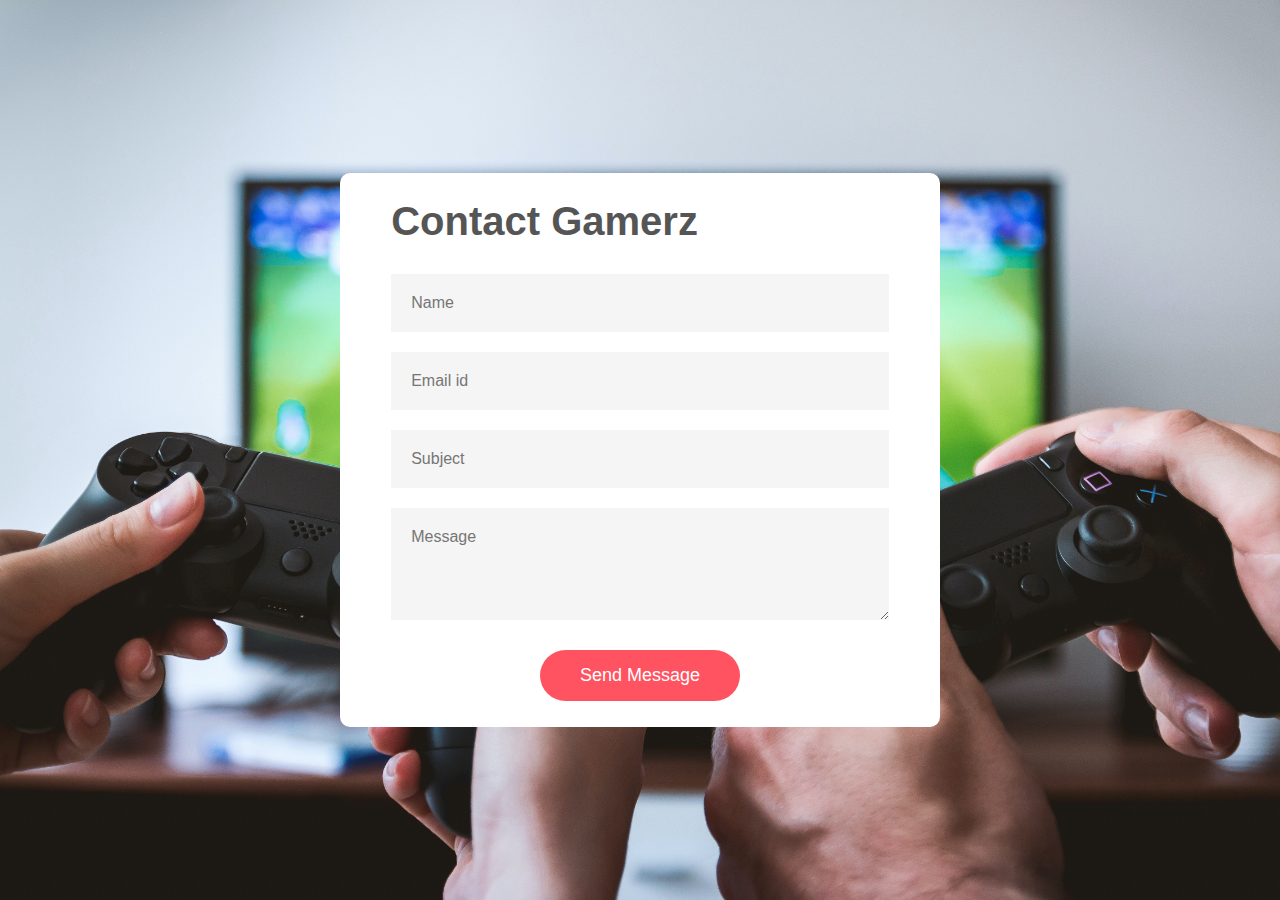
<file: Contact-form-main/index.html>
<!DOCTYPE html>
<html>
<head>
  <meta name="viewport" content="width=device-width, initial-scale=1.0">
  <title>Contact Gamerz</title>
  <link rel="stylesheet" href="style2.css">
</head>
<body>
  <div class="container">
    <!-- <form class="contact-form" action="Contactformhandler.php" method="post"> -->
        <form onsubmit="sendEmail();reset(); return false">
        <h1 style="font-size: 40px; " >Contact Gamerz</h1>
        <input type="text" class="form-control" id="name" placeholder="Name" required>
        <input type="email" class="form-control" id="email" placeholder="Email id" required>
        <input type="text" class="form-control" id="subject" placeholder="Subject" required>
        <textarea id="message" class="form-control" rows="4" placeholder="Message"></textarea>
       <button type="submit" >Send Message</form></button>
      <!--  <div class="contact-form" style="max-width: 450px; margin: 0 auto;">
          <div class="form-mid">
              <div class="field">
                <input type="text" class="form-control" name="Name" id="Name" placeholder="Name" required="">
              </div>
              <div class="field">
                <input type="email" class="form-control" name="Sender" id="Sender" placeholder="Email"
                  required="">
              </div>
              <div class="field">
                <input type="text" class="form-control" name="Subject" id="Subject" placeholder="Subject"
                  required="">
              </div>
              <textarea name="Message" class="form-control" id="Message" placeholder="Message"
                required=""></textarea>
              <button type="submit" class="btn btn-contact">Send Message</button>
              <input type="button" class="btn btn-contact" onclick="sendmail();"  value="Send Message"> -->

            </form>
          </div>
  <!---
  
 <script src="//ajax.googleapis.com/ajax/libs/jquery/1.9.1/jquery.min.js"></script> 
<script
  src="https://code.jquery.com/jquery-2.2.4.min.js"
  integrity="sha256-BbhdlvQf/xTY9gja0Dq3HiwQF8LaCRTXxZKRutelT44="
  crossorigin="anonymous"></script> 
 SecureToken:"3734c21b-d0a7-4dee-a075-c4e9eaa35e9b",
  -->
<script src="https://smtpjs.com/v3/smtp.js"></script>
 
<script type="text/javascript">  

    function sendEmail(){
      Email.send({
        Host: "smtp.mailtrap.io",
      Username : "15b4f11f15e4dc",
      Password: "2e66d6101391ba",
      SecureToken:"4b92ec67-fc4f-4f9a-bb16-8f40ebbc58d6",
    To : 'arpitgupta1014@gmail.com',
    From : document.getElementById("email").value,
    Subject : "New Contact Form",
    Body : "Name: " +document.getElementById("name").value 
    + "<br> Email: " + document.getElementById("email").value
    + "<br> Subject: " + document.getElementById("subject").value
    + "<br> Message: " + document.getElementById("message").value
}).then(
  message => alert("Message sent Successfully")
);

		}
    </script>
</body>
</html>
</file>
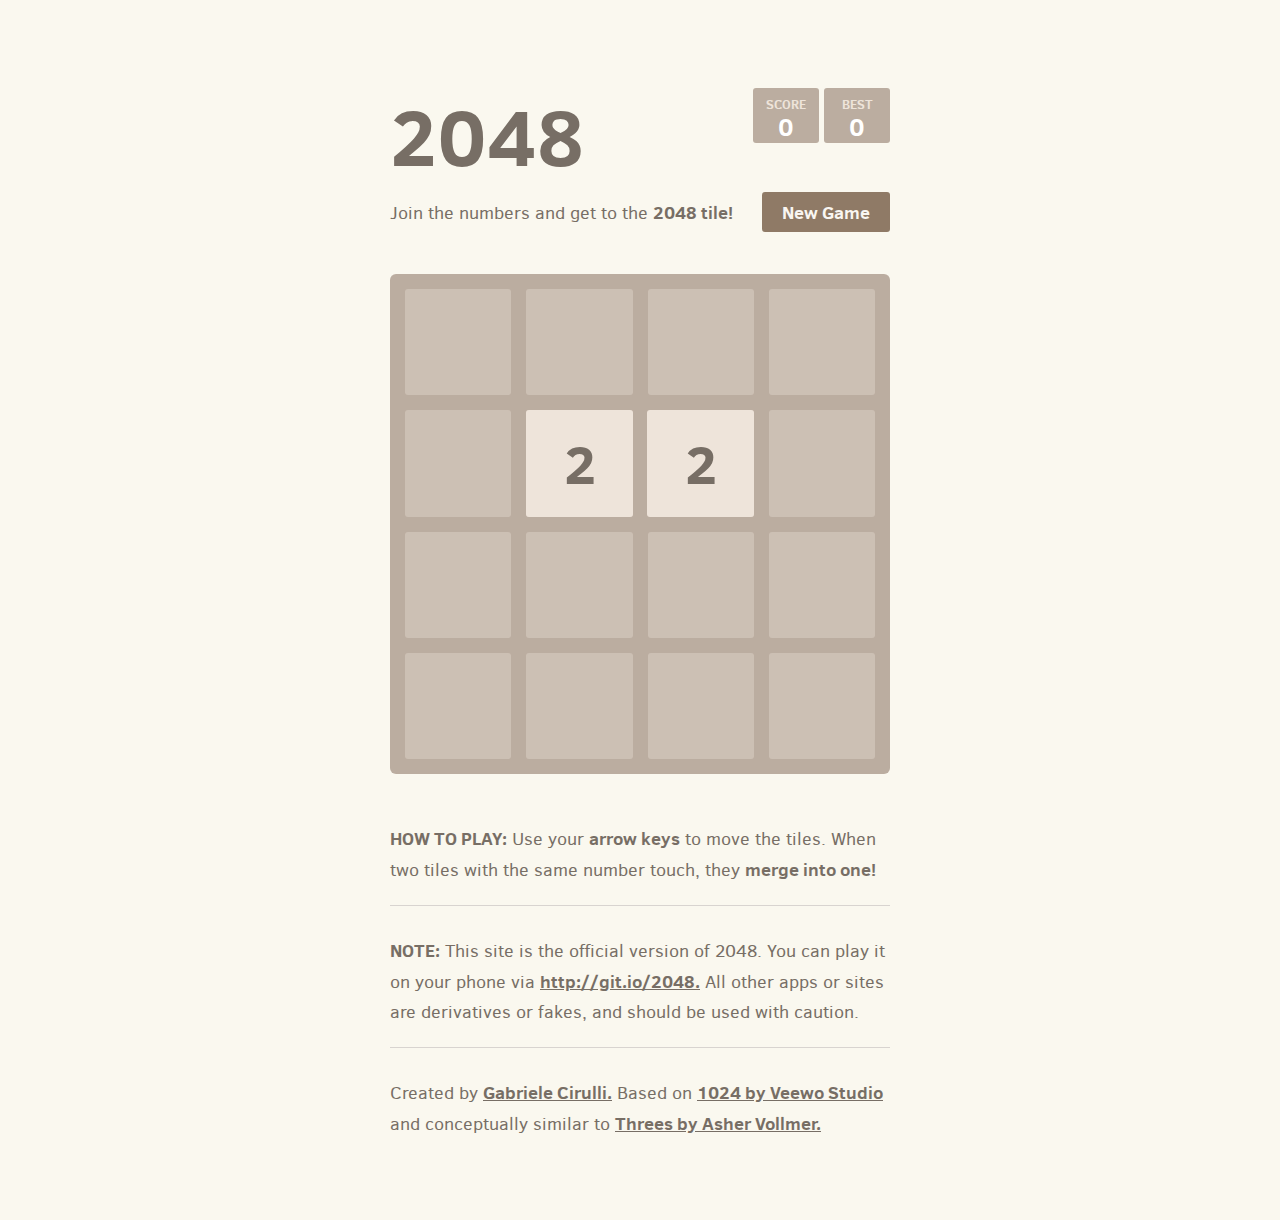
<file: games/2048/index.html>
<!DOCTYPE html>
<html>
<head>
  <meta charset="utf-8">
  <title>2048</title>

  <link href="style/main.css" rel="stylesheet" type="text/css">
  <link rel="shortcut icon" href="favicon.ico">
  <link rel="apple-touch-icon" href="meta/apple-touch-icon.png">
  <link rel="apple-touch-startup-image" href="meta/apple-touch-startup-image-640x1096.png" media="(device-width: 320px) and (device-height: 568px) and (-webkit-device-pixel-ratio: 2)"> <!-- iPhone 5+ -->
  <link rel="apple-touch-startup-image" href="meta/apple-touch-startup-image-640x920.png"  media="(device-width: 320px) and (device-height: 480px) and (-webkit-device-pixel-ratio: 2)"> <!-- iPhone, retina -->
  <meta name="apple-mobile-web-app-capable" content="yes">
  <meta name="apple-mobile-web-app-status-bar-style" content="black">

  <meta name="HandheldFriendly" content="True">
  <meta name="MobileOptimized" content="320">
  <meta name="viewport" content="width=device-width, target-densitydpi=160dpi, initial-scale=1.0, maximum-scale=1, user-scalable=no, minimal-ui">
</head>
<body>
  <div class="container">
    <div class="heading">
      <h1 class="title">2048</h1>
      <div class="scores-container">
        <div class="score-container">0</div>
        <div class="best-container">0</div>
      </div>
    </div>

    <div class="above-game">
      <p class="game-intro">Join the numbers and get to the <strong>2048 tile!</strong></p>
      <a class="restart-button">New Game</a>
    </div>

    <div class="game-container">
      <div class="game-message">
        <p></p>
        <div class="lower">
	        <a class="keep-playing-button">Keep going</a>
          <a class="retry-button">Try again</a>
        </div>
      </div>

      <div class="grid-container">
        <div class="grid-row">
          <div class="grid-cell"></div>
          <div class="grid-cell"></div>
          <div class="grid-cell"></div>
          <div class="grid-cell"></div>
        </div>
        <div class="grid-row">
          <div class="grid-cell"></div>
          <div class="grid-cell"></div>
          <div class="grid-cell"></div>
          <div class="grid-cell"></div>
        </div>
        <div class="grid-row">
          <div class="grid-cell"></div>
          <div class="grid-cell"></div>
          <div class="grid-cell"></div>
          <div class="grid-cell"></div>
        </div>
        <div class="grid-row">
          <div class="grid-cell"></div>
          <div class="grid-cell"></div>
          <div class="grid-cell"></div>
          <div class="grid-cell"></div>
        </div>
      </div>

      <div class="tile-container">

      </div>
    </div>

    <p class="game-explanation">
      <strong class="important">How to play:</strong> Use your <strong>arrow keys</strong> to move the tiles. When two tiles with the same number touch, they <strong>merge into one!</strong>
    </p>
    <hr>
    <p>
    <strong class="important">Note:</strong> This site is the official version of 2048. You can play it on your phone via <a href="http://git.io/2048">http://git.io/2048.</a> All other apps or sites are derivatives or fakes, and should be used with caution.
    </p>
    <hr>
    <p>
    Created by <a href="http://gabrielecirulli.com" target="_blank">Gabriele Cirulli.</a> Based on <a href="https://itunes.apple.com/us/app/1024!/id823499224" target="_blank">1024 by Veewo Studio</a> and conceptually similar to <a href="http://asherv.com/threes/" target="_blank">Threes by Asher Vollmer.</a>
    </p>
  </div>

  <script src="js/bind_polyfill.js"></script>
  <script src="js/classlist_polyfill.js"></script>
  <script src="js/animframe_polyfill.js"></script>
  <script src="js/keyboard_input_manager.js"></script>
  <script src="js/html_actuator.js"></script>
  <script src="js/grid.js"></script>
  <script src="js/tile.js"></script>
  <script src="js/local_storage_manager.js"></script>
  <script src="js/game_manager.js"></script>
  <script src="js/application.js"></script>
</body>
</html>
</file>
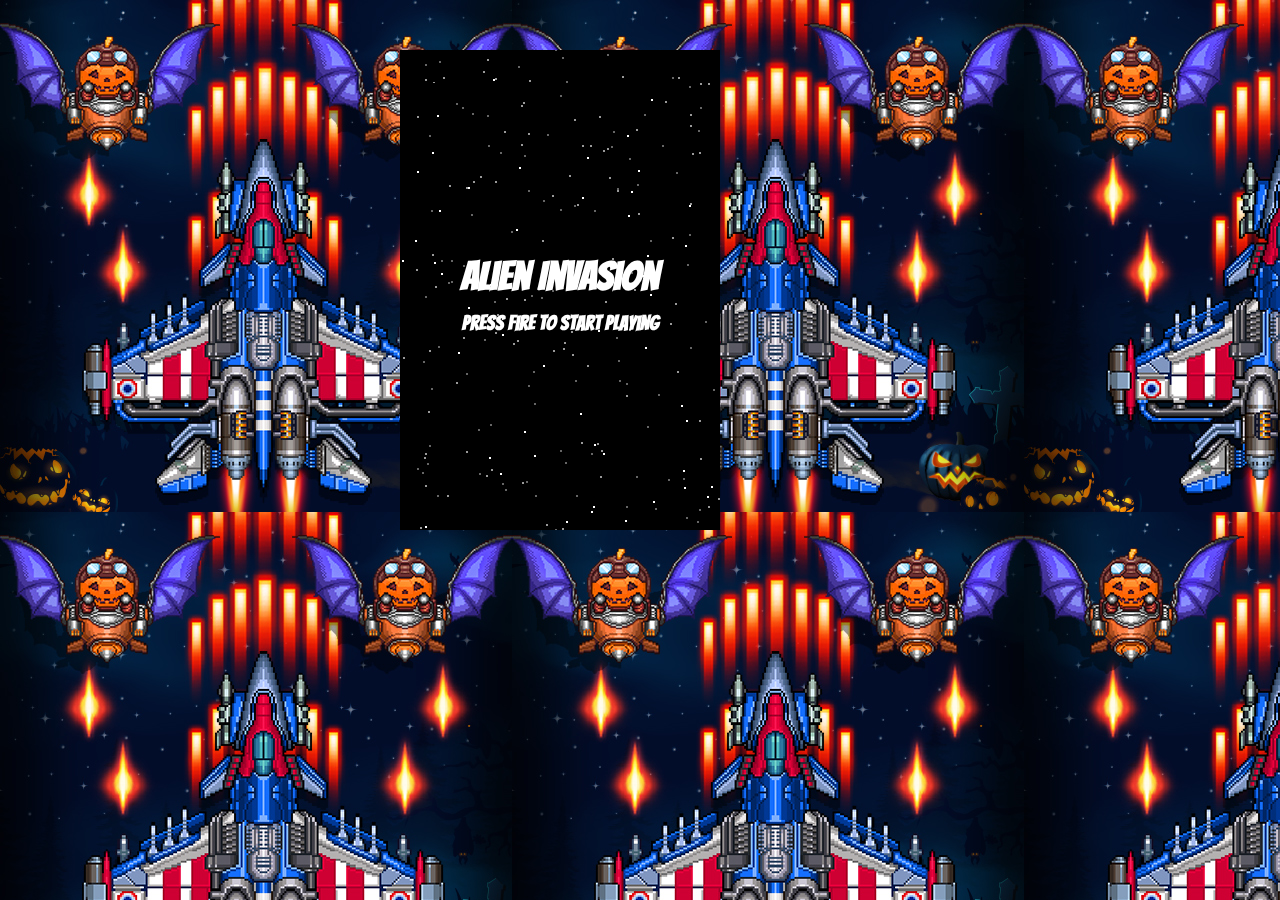
<file: games/AlienInvasion/index.html>
<!DOCTYPE HTML>
<html lang="en">
<head>
  <meta charset="UTF-8"/>
  <title>Alien Invasion</title>
  <link rel="stylesheet" href="base.css" type="text/css" />
  <link href='http://fonts.googleapis.com/css?family=Bangers' rel='stylesheet' type='text/css'>
  <meta name="viewport" content="width=device-width, user-scalable=0, minimum-scale=1.0, maximum-scale=1.0"/>
  <meta name="apple-mobile-web-app-capable" content="yes">
  <meta name="apple-mobile-web-app-status-bar-style" content="black-translucent">
</head>
<body>
  <div id='container'>
    <canvas id='game' width='320' height='480'></canvas>
  </div>
  <script src='engine.js'></script>
  <script src='game.js'></script>
</body>
</html>
</file>
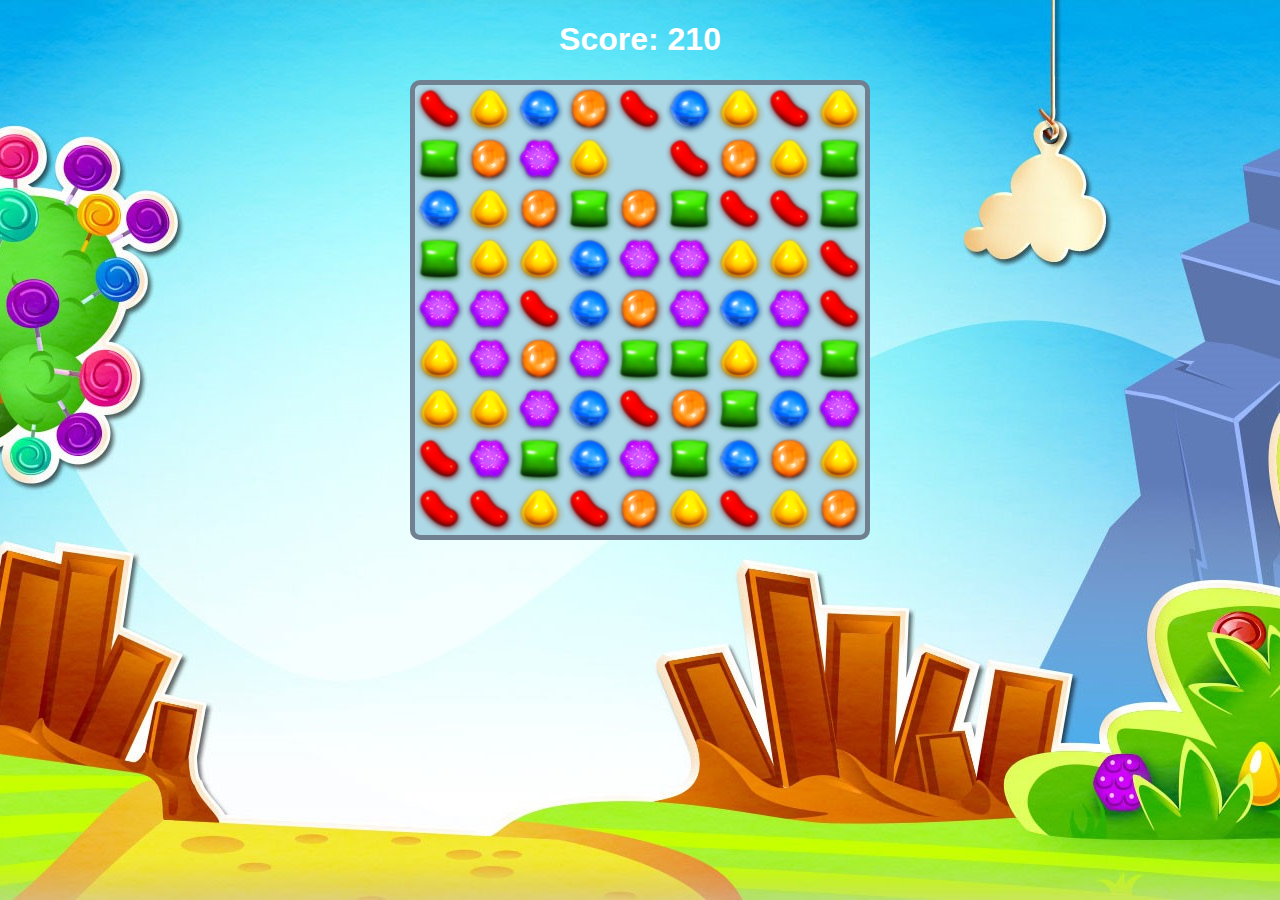
<file: games/candy-crush/index.html>
<!DOCTYPE html>
<html>
    <head>
        <meta charset="UTF-8">
        <meta name="viewport" content="width=device-width, initial-scale=1.0">
        <title>Candy Crush</title>
        <link rel="stylesheet" href="candy.css">
        <script src="candy.js"></script>
    </head>

    <body>
        <h1>Score: <span id="score">0</span></h1>
        <div id="board"></div>
    </body>
</html>
</file>
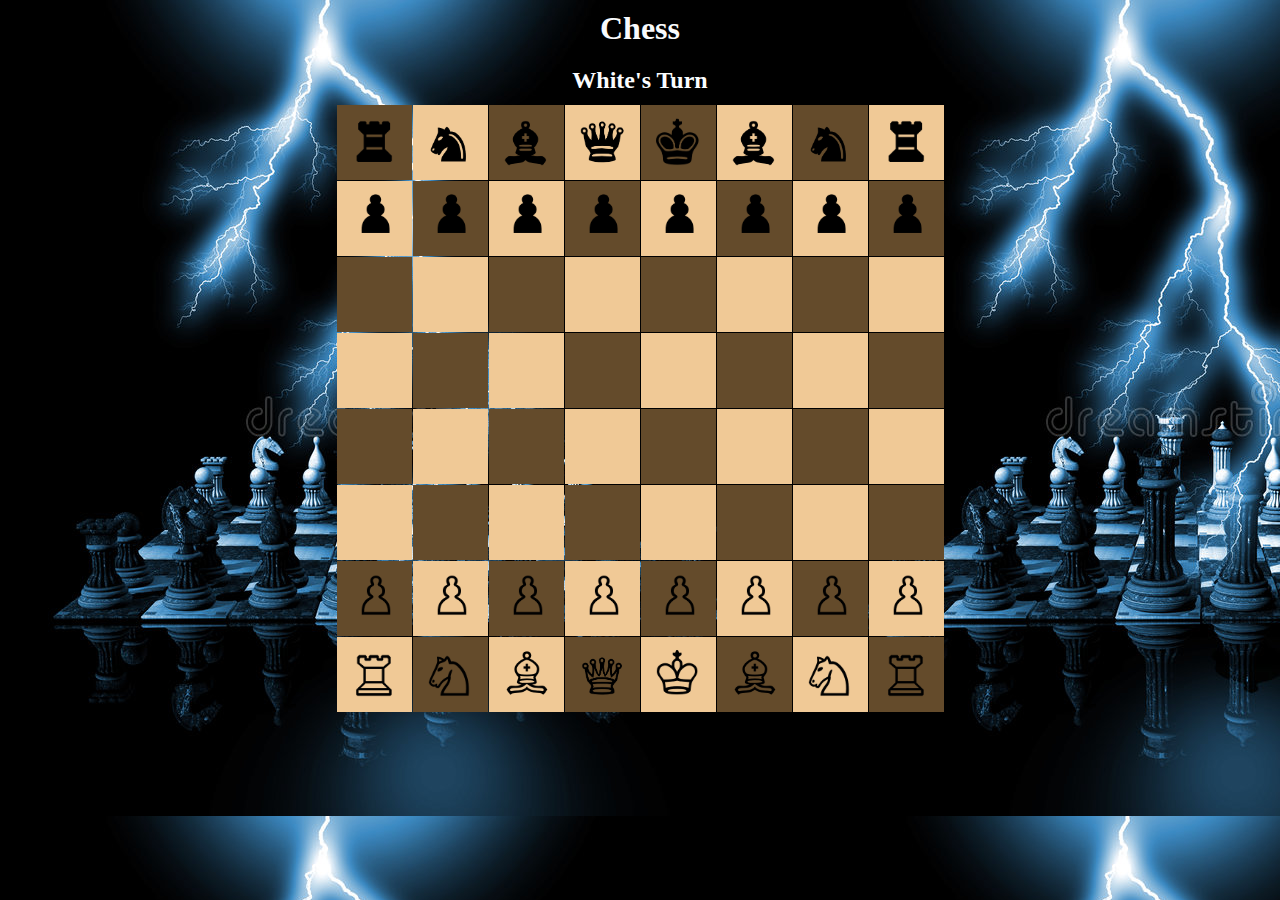
<file: games/CHESS/index.html>
<!DOCTYPE html>
<html lang="en">

<head>
    <meta charset="UTF-8">
    <meta http-equiv="X-UA-Compatible" content="IE=edge">
    <meta name="viewport" content="width=device-width, initial-scale=1.0">
    <meta name="author" >
    <link rel="stylesheet" href="Chess.css">
    
    <title>Chess</title>
</head>


<body>

    <!-- <h1>Chess <h4>(Made by : batch5</h4></h1> -->
    <h1>Chess</h1>
    <h2 id="tog">White's Turn</h2>


    
    <ul>

        <div class="divv" id="row8">
            <li class="box" id="b801">Brook</li>
            <li class="box" id="b802">Bknight</li>
            <li class="box" id="b803">Bbishop</li>
            <li class="box" id="b804">Bqueen</li>
            <li class="box" id="b805">Bking</li>
            <li class="box" id="b806">Bbishop</li>
            <li class="box" id="b807">Bknight</li>
            <li class="box" id="b808">Brook</li>
        </div>
        <div class="divv" id="row7">
            <li class="box" id="b701">Bpawn</li>
            <li class="box" id="b702">Bpawn</li>
            <li class="box" id="b703">Bpawn</li>
            <li class="box" id="b704">Bpawn</li>
            <li class="box" id="b705">Bpawn</li>
            <li class="box" id="b706">Bpawn</li>
            <li class="box" id="b707">Bpawn</li>
            <li class="box" id="b708">Bpawn</li>
        </div>
        <div class="divv" id="row6">
            <li class="box" id="b601"></li>
            <li class="box" id="b602"></li>
            <li class="box" id="b603"></li>
            <li class="box" id="b604"></li>
            <li class="box" id="b605"></li>
            <li class="box" id="b606"></li>
            <li class="box" id="b607"></li>
            <li class="box" id="b608"></li>
        </div>
        <div class="divv" id="row5">
            <li class="box" id="b501"></li>
            <li class="box" id="b502"></li>
            <li class="box" id="b503"></li>
            <li class="box" id="b504"></li>
            <li class="box" id="b505"></li>
            <li class="box" id="b506"></li>
            <li class="box" id="b507"></li>
            <li class="box" id="b508"></li>
        </div>
        <div class="divv" id="row4">
            <li class="box" id="b401"></li>
            <li class="box" id="b402"></li>
            <li class="box" id="b403"></li>
            <li class="box" id="b404"></li>
            <li class="box" id="b405"></li>
            <li class="box" id="b406"></li>
            <li class="box" id="b407"></li>
            <li class="box" id="b408"></li>
        </div>
        <div class="divv" id="row3">
            <li class="box" id="b301"></li>
            <li class="box" id="b302"></li>
            <li class="box" id="b303"></li>
            <li class="box" id="b304"></li>
            <li class="box" id="b305"></li>
            <li class="box" id="b306"></li>
            <li class="box" id="b307"></li>
            <li class="box" id="b308"></li>
        </div>

        <div class="divv" id="row2">
            <li class="box Wpawn" id="b201">Wpawn</li>
            <li class="box Wpawn" id="b202">Wpawn</li>
            <li class="box Wpawn" id="b203">Wpawn</li>
            <li class="box Wpawn" id="b204">Wpawn</li>
            <li class="box Wpawn" id="b205">Wpawn</li>
            <li class="box Wpawn" id="b206">Wpawn</li>
            <li class="box Wpawn" id="b207">Wpawn</li>
            <li class="box Wpawn" id="b208">Wpawn</li>
        </div>
        <div class="divv" id="row1">
            <li class="box" id="b101">Wrook</li>
            <li class="box" id="b102">Wknight</li>
            <li class="box" id="b103">Wbishop</li>
            <li class="box" id="b104">Wqueen</li>
            <li class="box" id="b105">Wking</li>
            <li class="box" id="b106">Wbishop</li>
            <li class="box" id="b107">Wknight</li>
            <li class="box" id="b108">Wrook</li>
        </div>

    </ul>
    <script src="Chess.js"></script>
</body>

<script>


   
</script>

</html>
</file>
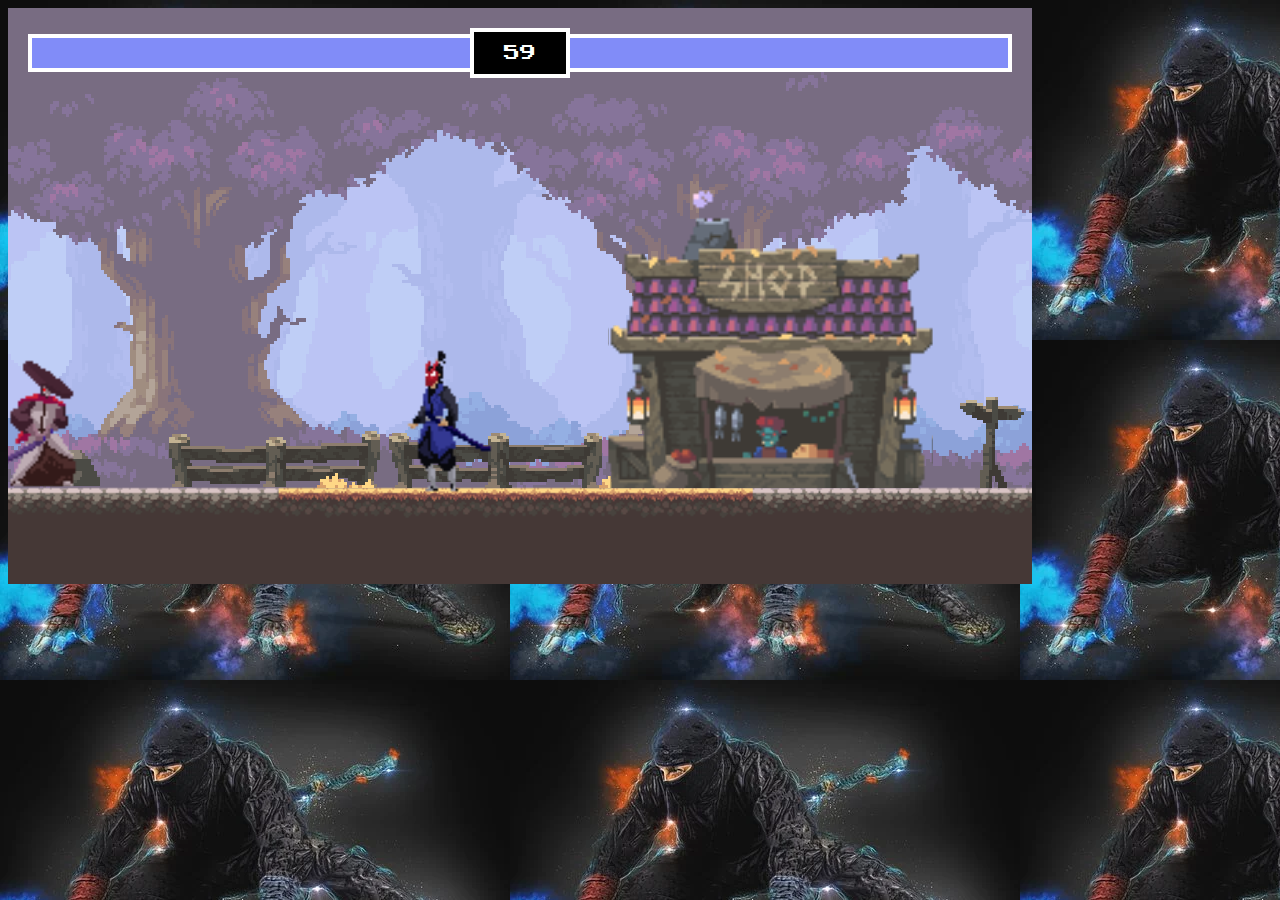
<file: games/fighting-game-main/index.html>
<head>
  <link rel="preconnect" href="https://fonts.googleapis.com" />
  <link rel="preconnect" href="https://fonts.gstatic.com" crossorigin />
  <link
    href="https://fonts.googleapis.com/css2?family=Press+Start+2P&display=swap"
    rel="stylesheet"
  />
  <style>
    * {
      box-sizing: border-box;
      font-family: 'Press Start 2P', cursive;
    }
  </style>
</head>
<body style="background-image: url('ninja.png');">
  <!-- red container div -->
  <div style="position: relative; display: inline-block">
    <!-- smaller red container div -->
    <div
      style="
        position: absolute;
        display: flex;
        width: 100%;
        align-items: center;
        padding: 20px;
      "
    >
      <!-- player health -->
      <div
        style="
          position: relative;
          width: 100%;
          display: flex;
          justify-content: flex-end;
          border-top: 4px solid white;
          border-left: 4px solid white;
          border-bottom: 4px solid white;
        "
      >
        <div style="background-color: red; height: 30px; width: 100%"></div>
        <div
          id="playerHealth"
          style="
            position: absolute;
            background: #818cf8;
            top: 0;
            right: 0;
            bottom: 0;
            width: 100%;
          "
        ></div>
      </div>

      <!-- timer -->
      <div
        id="timer"
        style="
          background-color: black;
          width: 100px;
          height: 50px;
          flex-shrink: 0;
          display: flex;
          align-items: center;
          justify-content: center;
          color: white;
          border: 4px solid white;
        "
      >
        10
      </div>
      <!-- enemy health -->
      <div
        style="
          position: relative;
          width: 100%;
          border-top: 4px solid white;
          border-bottom: 4px solid white;
          border-right: 4px solid white;
        "
      >
        <div style="background-color: red; height: 30px"></div>
        <div
          id="enemyHealth"
          style="
            position: absolute;
            background: #818cf8;
            top: 0;
            right: 0;
            bottom: 0;
            left: 0;
          "
        ></div>
      </div>
      <div></div>
    </div>
    <div
      id="displayText"
      style="
        position: absolute;
        color: white;
        align-items: center;
        justify-content: center;
        top: 0;
        right: 0;
        bottom: 0;
        left: 0;
        display: none;
      "
    >
      Tie
    </div>
    <canvas></canvas>
  </div>

  <script
    src="https://cdnjs.cloudflare.com/ajax/libs/gsap/3.9.1/gsap.min.js"
    integrity="sha512-H6cPm97FAsgIKmlBA4s774vqoN24V5gSQL4yBTDOY2su2DeXZVhQPxFK4P6GPdnZqM9fg1G3cMv5wD7e6cFLZQ=="
    crossorigin="anonymous"
    referrerpolicy="no-referrer"
  ></script>
  <script src="js/utils.js"></script>
  <script src="js/classes.js"></script>
  <script src="index.js"></script>
</body>
</file>
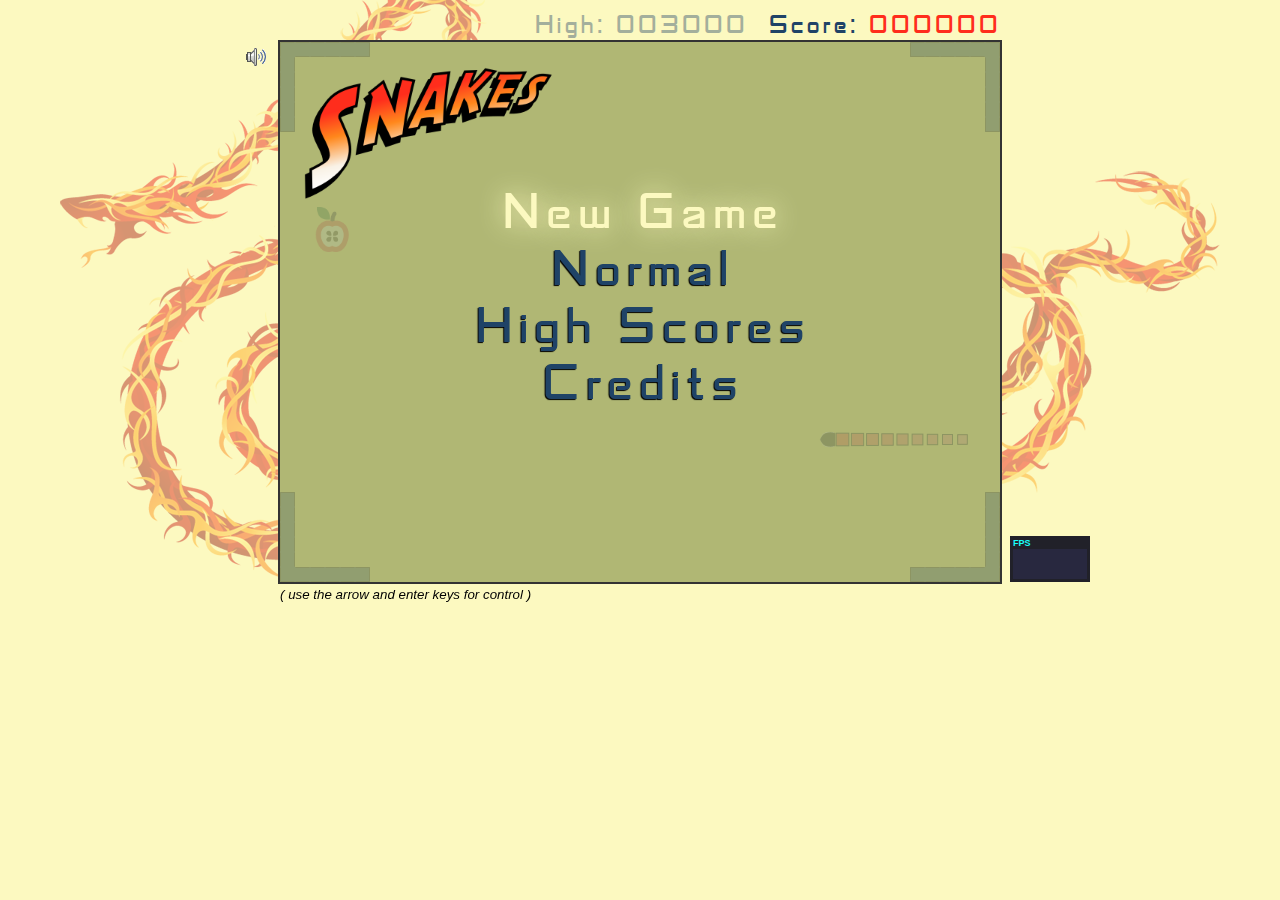
<file: games/Snake/index.html>
<!DOCTYPE html> 
<html>
<head>
  <title>Javascript Snakes</title>
  <meta http-equiv="Content-Type" content="text/html; charset=utf-8"/>
  <link href="snakes.min.css" media="screen, print" rel="stylesheet" type="text/css" /> 
</head> 
 
<body> 

  <div id="snakes">

    <img src='s.gif' class='watermark top'>
    <img src='s.gif' class='watermark left'>
    <img src='s.gif' class='watermark right'>

    <div id='sound' class='on' title='toggle music and fx' style='display:none;'></div>

    <div id="score">
      <span class="current"><span class='label'>Score: </span><span class="value">000000</span></span>
      <span class="high"><span class='label'>High: </span><span class="value">000000</span></span>
    </div>

    <canvas id="canvas">
      <div class='unsupported'>
        Sorry, this example cannot be run because your browser does not support the &lt;canvas&gt; element
      </div>
    </canvas>

    <div id="overlay">

      <img id="logo" src="images/logo.png">

      <div id="loading" class='menu' style='display:none;'>
        <h1>Loading...</h1>
      </div>

      <div id="highscores" class='menu' style='display:none;'>
        <h1>High Scores</h1>
        <ul></ul>
      </div>

      <div id="credits" class='menu' style='display:none;'>
        <ul>
          <li class='author'>Created by <a target="_credits" href="http://codeincomplete.com/posts/2011/8/5/starting_snakes/">Jake Gordon</a></li>
          <li><span class='key'>            Logo </span> <a class='value' target="_credits" href="http://codeincomplete.com/posts/2011/7/16/quest_for_indy_font/">Jake Gordon</a></li>
          <li><span class='key'>           Fonts </span> <a class='value' target="_credits" href="http://www.dafont.com/sf-fedora.font">SF Fedora</a></li>
          <li><span class='key'>       Watermark </span> <a class='value' target="_credits" href="http://www.istockphoto.com/file_closeup.php?id=4788598">VichanChairat</a></li>
          <li><span class='key'>           Music </span> <a class='value' target="_credits" href="http://luckylionstudios.com/royalty-free-video-game-music-library/">Lucky Lion Studios</a></li>
          <li><span class='key'>        Sound FX </span> <a class='value' target="_credits" href="http://www.premiumbeat.com/">Premium Beat</a></li>
          <li><span class='key'>JS state machine </span> <a class='value' target="_credits" href="https://github.com/jakesgordon/javascript-state-machine">Jake Gordon</a></li>
          <li><span class='key'>     JS selector </span> <a class='value' target="_credits" href="http://sizzlejs.com/">Sizzle</a></li>
          <li><span class='key'>        JS audio </span> <a class='value' target="_credits" href="https://github.com/jakesgordon/javascript-audio-fx">Jake Gordon</a></li>
          <li><span class='key'>    JS animation </span> <a class='value' target="_credits" href="http://berniesumption.com/software/animator/">Bernie Sumption</a></li>
          <li><span class='key'>      JS counter </span> <a class='value' target="_credits" href="https://github.com/mrdoob/stats.js">Mr.Doob</a></li>
        </ul>
      </div>
    </div>

    <div id="help">
      ( use the arrow and enter keys for control )
    </div>

  </div>

  <script src="snakes.min.js"></script>
  <script>
  Game.ready(function() {
    game = Snakes();
  });
  </script>

</body> 
</html>
</file>
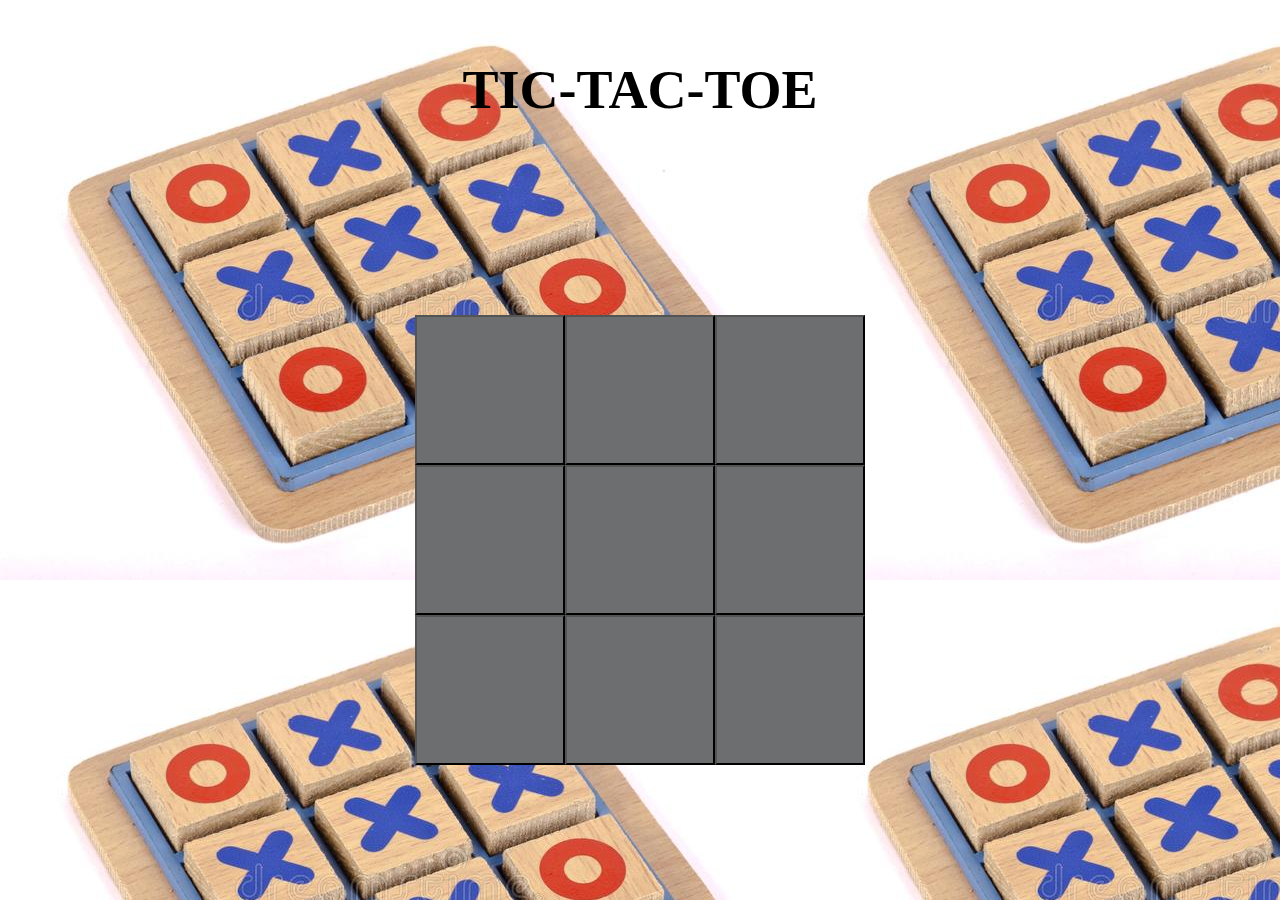
<file: games/TICTACTOE/index.html>
<!DOCTYPE html>
<html lang="en">

<head>
    <meta charset="UTF-8">
    <meta http-equiv="X-UA-Compatible" content="IE=edge">
    <meta name="viewport" content="width=device-width, initial-scale=1.0">
    <title>Document</title>
</head>
<style>
    * {
        margin: 0;
        padding: 0;
    }

  

    #cont {
        width: 100vw;
        height: 80vh;
        display: flex;
        justify-content: center;
        align-items: center;
    }

    #smallcont {
        display: grid;
        grid-template-columns: 1fr 1fr 1fr;
        width: 50vh;
        height: 50vh;
    }

    .btn {
        color: white;
        cursor: pointer;
        background-color: rgb(109, 110, 111);
        font-size: 6vmin;
    }

    .btn:hover {
        background-color: rgb(70, 71, 71);

    }

    #head {
        height: 20vh;
         display: flex;
        justify-content: center;
        align-items: center;
    }

    #head h1 {
        font-size: 6vmin;
    }
</style>


<body style="background-image: url('tik.jpg');">
    <div id="head">
        <h1>TIC-TAC-TOE</h1>
    </div>


    <div id="cont">
        <!-- <img src="mixkit-negative-answer-lose-2032.mp3" alt=""> -->
        <div id="smallcont">
            <button id="btn0" class="btn" name="tictic-button"></button>
            <button id="btn1" class="btn" name="tictic-button"></button>
            <button id="btn2" class="btn" name="tictic-button"></button>
            <button id="btn3" class="btn" name="tictic-button"></button>
            <button id="btn4" class="btn" name="tictic-button"></button>
            <button id="btn5" class="btn" name="tictic-button"></button>
            <button id="btn6" class="btn" name="tictic-button"></button>
            <button id="btn7" class="btn" name="tictic-button"></button>
            <button id="btn8" class="btn" name="tictic-button"></button>
        </div>
    </div>
</body>

<script>

    let clicksound = new Audio("mixkit-select-click-1109 (mp3cut.net).mp3")
    let winsound = new Audio("mixkit-video-game-win-2016.mp3")
    let drawsound = new Audio("mixkit-negative-answer-lose-2032.mp3")


    sum = 2

    a = 0
    b = 0
    c = 0
    d = 0
    e = 0
    f = 0
    g = 0
    h = 0
    i = 0
    

    document.getElementById('smallcont').addEventListener('click', function () {
        clicksound.play()
    })
    
    document.getElementById('btn0').addEventListener('click', function () {

        if (sum % 2 == 0) {
            document.getElementById('btn0').innerText = 'X'
            document.getElementById('btn0').disabled = true
            a = a + 10
            check()
        }
        if (sum % 2 !== 0) {
            document.getElementById('btn0').innerText = '0'
            document.getElementById('btn0').disabled = true
            a = a + 1
            check()
        }
        sum = sum + 1
    })
    document.getElementById('btn1').addEventListener('click', function () {

        if (sum % 2 == 0) {
            document.getElementById('btn1').innerText = 'X'
            document.getElementById('btn1').disabled = true
            b = b + 10
            check()
        }
        if (sum % 2 !== 0) {
            document.getElementById('btn1').innerText = '0'
            document.getElementById('btn1').disabled = true
            b = b + 1
            check()
        }
        sum = sum + 1
    })
    document.getElementById('btn2').addEventListener('click', function () {

        if (sum % 2 == 0) {
            document.getElementById('btn2').innerText = 'X'
            document.getElementById('btn2').disabled = true
            c = c + 10
            check()
        }
        if (sum % 2 !== 0) {
            document.getElementById('btn2').innerText = '0'
            document.getElementById('btn2').disabled = true
            c = c + 1
            check()
        }
        sum = sum + 1
    })
    document.getElementById('btn3').addEventListener('click', function () {

        if (sum % 2 == 0) {
            document.getElementById('btn3').innerText = 'X'
            document.getElementById('btn3').disabled = true
            d = d + 10
            check()
        }
        if (sum % 2 !== 0) {
            document.getElementById('btn3').innerText = '0'
            document.getElementById('btn3').disabled = true
            d = d + 1
            check()
        }
        sum = sum + 1
    })
    document.getElementById('btn4').addEventListener('click', function () {

        if (sum % 2 == 0) {
            document.getElementById('btn4').innerText = 'X'
            document.getElementById('btn4').disabled = true
            e = e + 10
            check()
        }
        if (sum % 2 !== 0) {
            document.getElementById('btn4').innerText = '0'
            document.getElementById('btn4').disabled = true
            e = e + 1
            check()
        }
        sum = sum + 1
    })
    document.getElementById('btn5').addEventListener('click', function () {

        if (sum % 2 == 0) {
            document.getElementById('btn5').innerText = 'X'
            document.getElementById('btn5').disabled = true
            f = f + 10
            check()
        }
        if (sum % 2 !== 0) {
            document.getElementById('btn5').innerText = '0'
            document.getElementById('btn5').disabled = true
            f = f + 1
            check()
        }
        sum = sum + 1
    })
    document.getElementById('btn6').addEventListener('click', function () {

        if (sum % 2 == 0) {
            document.getElementById('btn6').innerText = 'X'
            document.getElementById('btn6').disabled = true
            g = g + 10
            check()
        }
        if (sum % 2 !== 0) {
            document.getElementById('btn6').innerText = '0'
            document.getElementById('btn6').disabled = true
            g = g + 1
            check()
        }
        sum = sum + 1
    })
    document.getElementById('btn7').addEventListener('click', function () {

        if (sum % 2 == 0) {
            document.getElementById('btn7').innerText = 'X'
            document.getElementById('btn7').disabled = true
            h = h + 10
            check()
        }
        if (sum % 2 !== 0) {
            document.getElementById('btn7').innerText = '0'
            document.getElementById('btn7').disabled = true
            h = h + 1
            check()
        }
        sum = sum + 1
    })
    document.getElementById('btn8').addEventListener('click', function () {

        if (sum % 2 == 0) {
            document.getElementById('btn8').innerText = 'X'
            document.getElementById('btn8').disabled = true
            i = i + 10
            check()
        }
        if (sum % 2 !== 0) {
            document.getElementById('btn8').innerText = '0'
            document.getElementById('btn8').disabled = true
            i = i + 1
            check()
        }
        sum = sum + 1
    })



    function check() {
        
        console.log('---------------------------')

        abc = a + b + c;
        def = d + e + f;
        ghi = g + h + i;
        adg = a + d + g;
        beh = b + e + h;
        cfi = c + f + i;
        aei = a + e + i;
        gec = g + e + c;

        total = a + b + c + d + e + f + g + h + i

        setTimeout(() => {
            if ((abc == 3) || (def == 3) || (ghi == 3) || (adg == 3) || (beh == 3) || (cfi == 3) || (aei == 3) || (gec == 3)) {
                winsound.play()
                alert('0 WON!!')
                location.reload()

            }

            if ((abc == 30) || (def == 30) || (ghi == 30) || (adg == 30) || (beh == 30) || (cfi == 30) || (aei == 30) || (gec == 30)) {
                winsound.play()
                alert('X WON!!')
                location.reload()

            }


            if ((total == 54) && (abc !== 30) && (def !== 30) && (ghi !== 30) && (adg !== 30) && (beh !== 30) && (cfi !== 30) && (aei !== 30) && (gec !== 30) && (abc !== 3) && (def !== 3) && (ghi !== 3) && (adg !== 3) && (beh !== 3) && (cfi !== 3) && (aei !== 3) && (gec !== 3)) {
                drawsound.play()
                //    setTimeout(()=>{
                alert('DRAW!!')
                location.reload()
                //    },100)

            }

            console.log(total)


        }, 10)

    }


</script>

</html>
</file>
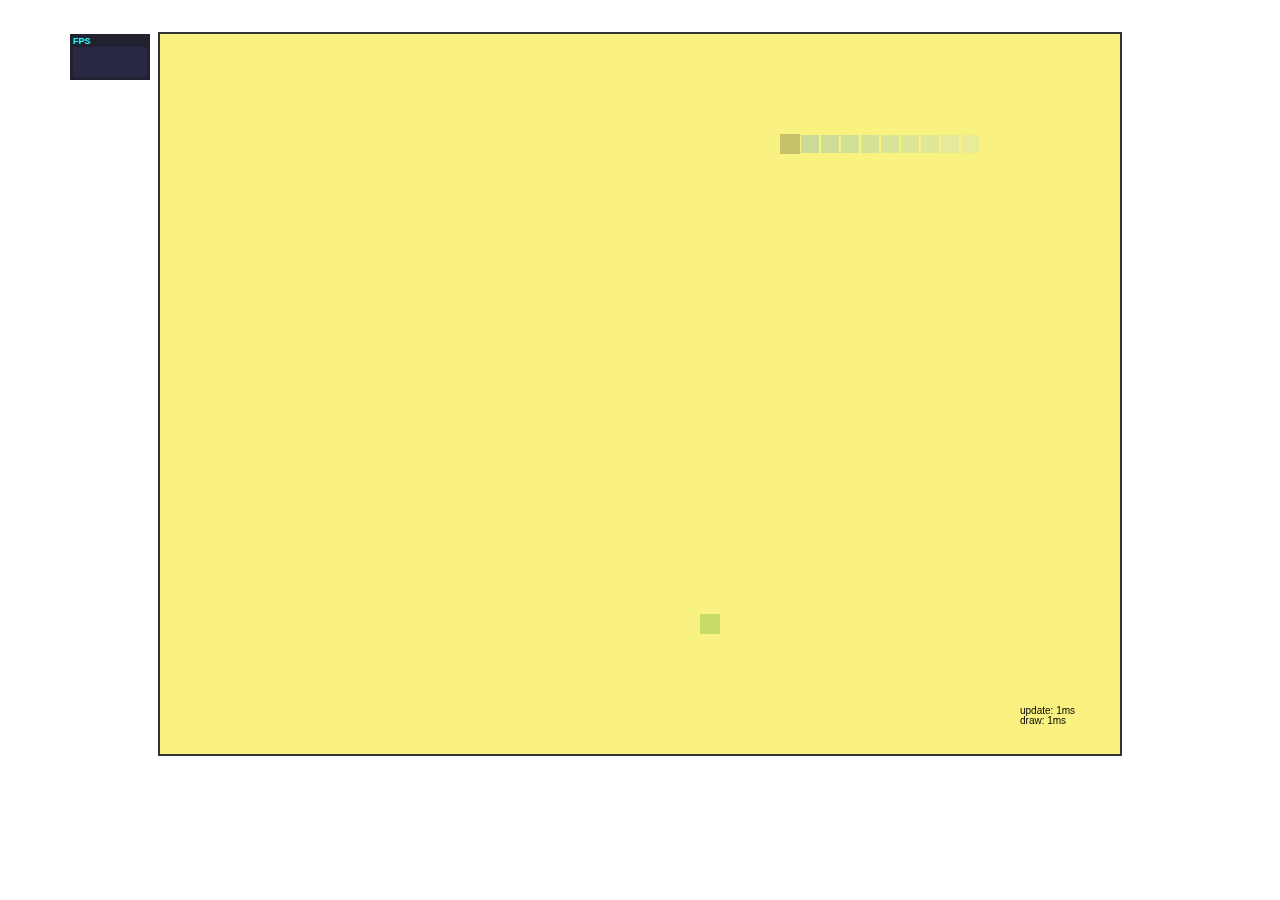
<file: games/Snake/experiments/minimal/index.html>
<!DOCTYPE html> 
<html>
<head>
  <title>Javascript Snakes</title>
  <style>
    #snakes { position: relative; margin: 2em auto; border: 2px solid #333; background-color: #F9F281; }
    #canvas { position: absolute; width: 100%; height: 100%; }
    #stats  { position: absolute; margin-left: -90px; }
    @media screen and (min-width: 0px)    { #snakes { width: 480px; height: 360px; } } /* 10px chunks */
    @media screen and (min-width: 1024px) { #snakes { width: 720px; height: 540px; } } /* 15px chunks */
    @media screen and (min-width: 1200px) { #snakes { width: 960px; height: 720px; } } /* 20px chunks */
  </style>
</head> 
 
<body> 

  <div id="snakes">
    <canvas id="canvas">
      Sorry, this example cannot be run because your browser does not support the &lt;canvas&gt; element
    </canvas>
  </div>

  <script src="stats.js"></script>
  <script>

    var KEY    = { ESC: 27, SPACE: 32, LEFT: 37, UP: 38, RIGHT: 39, DOWN: 40 },
        DIR    = { UP: 0, DOWN: 1, LEFT: 2, RIGHT: 3, OPPOSITE: [1, 0, 3, 2] },
        stats  = new Stats(),
        canvas = document.getElementById('canvas'),
        width  = canvas.width  = canvas.offsetWidth,
        height = canvas.height = canvas.offsetHeight,
        ctx    = canvas.getContext('2d'),
        nx     = 48,
        ny     = 36,
        dx     = width  / nx,
        dy     = height / ny,
        dstep  = 0.05,
        playing, dt, length, moves, dir, growth, head, tail, fruit;

    function play() { reset(); playing = true;  };
    function lose() {          playing = false; };

    function reset() {
      dt     = 0;
      moves  = [];
      dir    = DIR.LEFT;
      head   = tail = { x: 40, y: 5 };
      length = 1;
      growth = 10;
      while(--growth)
        increase();
      fruit = unoccupied();
    };

    function update(idt) {
      if (playing) {
        dt = dt + idt;
        if (dt > dstep) {
          dt = dt - dstep;
          increase(moves.shift());
          decrease();
        }
        if (snakeOccupies(head, true)) {
          lose();
        }
        else if (fruitOccupies(head)) {
          growth += 10;
          fruit = unoccupied();
        }
      }
    };

    function draw(ctx) {
      ctx.clearRect(0, 0, width, height);
      ctx.globalAlpha = playing ? 1.0 : 0.2;
      ctx.fillStyle = 'green';
      ctx.fillRect(fruit.x * dx, fruit.y * dy, dx, dy);
      ctx.fillStyle = 'black';
      ctx.fillRect(head.x * dx, head.y * dy, dx, dy);
      var segment = head, n = 0;
      while(segment = segment.next) {
        ctx.fillStyle = brighten('#1080F0', 80 * n++ / length);
        ctx.fillRect(segment.x * dx + 1, segment.y * dy + 1, dx - 2, dy - 2);
      }
      ctx.globalAlpha = 1.0;
      ctx.fillStyle = 'black';
      ctx.fillText('update: ' + time.update + 'ms', width - 100, height - 40);
      ctx.fillText('draw: '   + time.draw   + 'ms', width - 100, height - 30);
    };

    function brighten(hex, percent) {
      var r = parseInt(hex.substr(1, 2), 16),
          g = parseInt(hex.substr(3, 2), 16),
          b = parseInt(hex.substr(5, 2), 16);
      return '#' +
       ((0|(1<<8) + r + (256-r) * percent/100).toString(16)).substr(1) +
       ((0|(1<<8) + g + (256-g) * percent/100).toString(16)).substr(1) +
       ((0|(1<<8) + b + (256-b) * percent/100).toString(16)).substr(1);
    };

    function push(segment) {
      length++;
      if (head) {
        head.prev = segment;
        segment.next = head;
      }
      head = segment;
    };

    function pop() {
      length--;
      if (tail.prev) {
        tail = tail.prev;
        tail.next = null;
      }
    };

    function increase(changeDir) {
      dir  = (typeof changeDir != 'undefined') ? changeDir : dir;
      switch(dir) {
        case DIR.LEFT:  push({x: head.x == 0    ? nx-1 : head.x-1, y: head.y                           }); break;
        case DIR.RIGHT: push({x: head.x == nx-1 ? 0    : head.x+1, y: head.y                           }); break;
        case DIR.UP:    push({x: head.x,                           y: head.y == 0    ? ny-1 : head.y-1 }); break;
        case DIR.DOWN:  push({x: head.x,                           y: head.y == ny-1 ? 0    : head.y+1 }); break;
      }
    };

    function decrease() {
      if (growth)
        growth--;
      else
        pop();
    };

    function move(where) {
      var previous = moves.length ? moves[moves.length-1] : dir;
      if ((where != previous) && (where != DIR.OPPOSITE[previous]))
        moves.push(where);
    };

    function onkeydown(ev) {
      var handled = false;
      if (playing) {
        switch(ev.keyCode) {
          case KEY.LEFT:   move(DIR.LEFT);  handled = true; break;
          case KEY.RIGHT:  move(DIR.RIGHT); handled = true; break;
          case KEY.UP:     move(DIR.UP);    handled = true; break;
          case KEY.DOWN:   move(DIR.DOWN);  handled = true; break;
          case KEY.ESC:    lose();          handled = true; break;
        }
      }
      else if (ev.keyCode == KEY.SPACE) {
        play();
        handled = true;
      }
      if (handled)
        ev.preventDefault(); // prevent arrow keys from scrolling the page (supported in IE9+ and all other browsers)
    };

    function fruitOccupies(pos) {
      return occupies(fruit, pos);
    };

    function snakeOccupies(pos, ignoreHead) {
      var segment = ignoreHead ? head.next : head;
      do {
        if (occupies(segment, pos))
          return true;
      } while (segment = segment.next);
      return false;
    };

    function unoccupied() {
      var pos = {};
      do {
        pos.x = Math.round(random(0, nx-1));
        pos.y = Math.round(random(0, ny-1));
      } while (fruitOccupies(pos) || snakeOccupies(pos));
      return pos;
    };

    function occupies(a, b)   { return a && b && (a.x == b.x) && (a.y == b.y); };
    function timestamp()      { return new Date().getTime();                   };
    function random(min, max) { return (min + (Math.random() * (max - min)));  };

    stats.domElement.id = 'stats';
    canvas.parentNode.appendChild(stats.domElement);
    document.addEventListener('keydown', onkeydown, false);

    var time = { last: timestamp() }
    function frame() {
      stats.update();
      time.start  = timestamp(); update((time.start - time.last) / 1000.0);
      time.middle = timestamp(); draw(ctx);
      time.end    = timestamp();
      time.update = Math.max(1, time.middle - time.start);
      time.draw   = Math.max(1, time.end - time.middle);
      time.last   = time.start;
      setTimeout(frame, 1);
    }

    reset();
    frame();
  </script>

</body> 
</html>
</file>
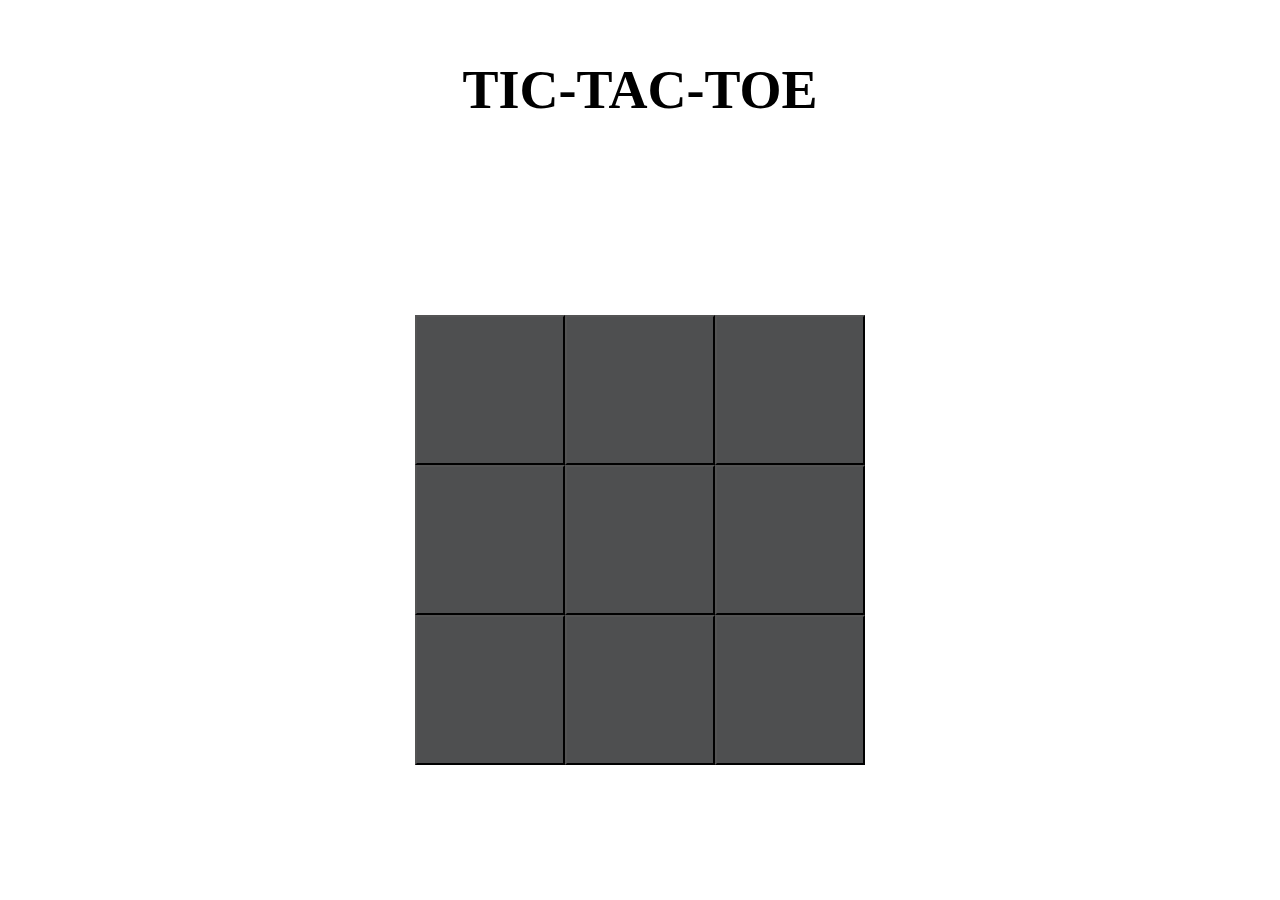
<file: games/TICTACTOE/tictactoeTutorial.html>
<!DOCTYPE html>
<html lang="en">

<head>
    <meta charset="UTF-8">
    <meta http-equiv="X-UA-Compatible" content="IE=edge">
    <meta name="viewport" content="width=device-width, initial-scale=1.0">
    <title>Document</title>
</head>

<style>
    * {
        margin: 0;
        padding: 0;
    }

    #cont {
        width: 100vw;
        height: 80vh;
        display: flex;
        justify-content: center;
        align-items: center;
    }

    #smallcont {
        display: grid;
        grid-template-columns: 1fr 1fr 1fr;
        width: 50vh;
        height: 50vh;
    }

    .btn {
        font-size: 6vmin;
        color: white;
        cursor: pointer;
        background-color: rgb(78, 79, 80);
    }

    .btn:hover {
        background-color: rgb(45, 46, 47);
    }

    #head {
        height: 20vh;
        display: flex;
        justify-content: center;
        align-items: center;

    }

    #head h1 {
        font-size: 6vmin;
    }
</style>

<body>

    <div id="head">
        <h1>TIC-TAC-TOE</h1>
    </div>

    <div id="cont">

        <div id="smallcont">



            <button id="btn0" class="btn"></button>
            <button id="btn1" class="btn"></button>
            <button id="btn2" class="btn"></button>
            <button id="btn3" class="btn"></button>
            <button id="btn4" class="btn"></button>
            <button id="btn5" class="btn"></button>
            <button id="btn6" class="btn"></button>
            <button id="btn7" class="btn"></button>
            <button id="btn8" class="btn"></button>

        </div>

    </div>



</body>

<script>

    let clicksound = new Audio('mixkit-select-click-1109 (mp3cut.net).mp3')
    let winsound = new Audio('mixkit-video-game-win-2016.mp3')
    let drawsound = new Audio('mixkit-negative-answer-lose-2032.mp3')

    btn0 = document.getElementById('btn0')
    btn1 = document.getElementById('btn1')
    btn2 = document.getElementById('btn2')
    btn3 = document.getElementById('btn3')
    btn4 = document.getElementById('btn4')
    btn5 = document.getElementById('btn5')
    btn6 = document.getElementById('btn6')
    btn7 = document.getElementById('btn7')
    btn8 = document.getElementById('btn8')

    sum = 0

    a = 0
    b = 0
    c = 0
    d = 0
    e = 0
    f = 0
    g = 0
    h = 0
    i = 0

    document.getElementById('smallcont').addEventListener('click', function () {
        clicksound.play()
    })


    btn0.addEventListener('click', function () {
        if (sum % 2 == 0) {
            btn0.innerText = 'X'
            btn0.disabled = true
            a = a + 10
            check()
        }
        if (sum % 2 !== 0) {
            btn0.innerText = '0'
            btn0.disabled = true
            a = a + 1
            check()

        }
        sum = sum + 1
    })
    btn1.addEventListener('click', function () {
        if (sum % 2 == 0) {
            btn1.innerText = 'X'
            btn1.disabled = true
            b = b + 10
            check()
        }
        if (sum % 2 !== 0) {
            btn1.innerText = '0'
            btn1.disabled = true
            b = b + 1
            check()

        }
        sum = sum + 1
    })
    btn2.addEventListener('click', function () {
        if (sum % 2 == 0) {
            btn2.innerText = 'X'
            btn2.disabled = true
            c = c + 10
            check()
        }
        if (sum % 2 !== 0) {
            btn2.innerText = '0'
            btn2.disabled = true
            c = c + 1
            check()

        }
        sum = sum + 1
    })
    btn3.addEventListener('click', function () {
        if (sum % 2 == 0) {
            btn3.innerText = 'X'
            btn3.disabled = true
            d = d + 10
            check()
        }
        if (sum % 2 !== 0) {
            btn3.innerText = '0'
            btn3.disabled = true
            d = d + 1
            check()

        }
        sum = sum + 1
    })
    btn4.addEventListener('click', function () {
        if (sum % 2 == 0) {
            btn4.innerText = 'X'
            btn4.disabled = true
            e = e + 10
            check()
        }
        if (sum % 2 !== 0) {
            btn4.innerText = '0'
            btn4.disabled = true
            e = e + 1
            check()

        }
        sum = sum + 1
    })
    btn5.addEventListener('click', function () {
        if (sum % 2 == 0) {
            btn5.innerText = 'X'
            btn5.disabled = true
            f = f + 10
            check()
        }
        if (sum % 2 !== 0) {
            btn5.innerText = '0'
            btn5.disabled = true
            f = f + 1
            check()

        }
        sum = sum + 1
    })
    btn6.addEventListener('click', function () {
        if (sum % 2 == 0) {
            btn6.innerText = 'X'
            btn6.disabled = true
            g = g + 10
            check()
        }
        if (sum % 2 !== 0) {
            btn6.innerText = '0'
            btn6.disabled = true
            g = g + 1
            check()

        }
        sum = sum + 1
    })
    btn7.addEventListener('click', function () {
        if (sum % 2 == 0) {
            btn7.innerText = 'X'
            btn7.disabled = true
            h = h + 10
            check()
        }
        if (sum % 2 !== 0) {
            btn7.innerText = '0'
            btn7.disabled = true
            h = h + 1
            check()

        }
        sum = sum + 1
    })
    btn8.addEventListener('click', function () {
        if (sum % 2 == 0) {
            btn8.innerText = 'X'
            btn8.disabled = true
            i = i + 10
            check()
        }
        if (sum % 2 !== 0) {
            btn8.innerText = '0'
            btn8.disabled = true
            i = i + 1
            check()

        }
        sum = sum + 1
    })




    function check() {
        abc = a + b + c
        def = d + e + f
        ghi = g + h + i
        adg = a + d + g
        beh = b + e + h
        cfi = c + f + i
        aei = a + e + i
        gec = g + e + c

        total = a + b + c + d + e + f + g + h + i

        setTimeout(() => {
            if ((abc == 3) || (def == 3) || (ghi == 3) || (adg == 3) || (beh == 3) || (cfi == 3) || (aei == 3) || (gec == 3)) {
                winsound.play()
                alert('0 WON!!')
                location.reload()
            }
            if ((abc == 30) || (def == 30) || (ghi == 30) || (adg == 30) || (beh == 30) || (cfi == 30) || (aei == 30) || (gec == 30)) {
                winsound.play()
                alert('X WON!!')
                location.reload()
            }

            if ((total == 54) && (abc !== 3) && (def !== 3) && (ghi !== 3) && (adg !== 3) && (beh !== 3) && (cfi !== 3) && (aei !== 3) && (gec !== 3) && (abc !== 30) && (def !== 30) && (ghi !== 30) && (adg !== 30) && (beh !== 30) && (cfi !== 30) && (aei !== 30) && (gec !== 30)) {
                drawsound.play()
                alert('DRAW!!')
                location.reload()
            }

        }, 10)
    }


</script>

</html>
</file>
<file: Contact-form-main/style2.css>
*{
  margin: 0;
  padding: 0;
  box-sizing: border-box;
  font-family: 'poppins', sans-serif;
}
html{
  background: url("cse.jpg") no-repeat center center fixed; 
  -webkit-background-size: cover;
  -moz-background-size: cover;
  -o-background-size: cover;
  background-size: cover;
}

.container{
  width: 100%;
  height: 100vh;
  display: flex;
  align-items: center;
  justify-content: center;
}
form{
  background: #fff;
  display: flex;
  flex-direction: column;
  padding: 2vw 4vw;
  width: 90%;
  max-width: 600px;
  border-radius: 10px;
}
form h1{
  color: #555;
  font-weight: 800;
  margin-bottom: 20px;
}

form input, form textarea{
  border: 0;
  margin: 10px 0;
  padding: 20px;
  outline: none;
  background: #f5f5f5;
  font-size: 16px;
}
form button{
  padding: 15px;
  outline: none;
  background: #ff5361;
  color: #fff;
  font-size: 18px;
  border: 0;
  cursor: pointer;
  width: 200px;
  margin: 20px auto 0;
  border-radius: 30px;
}
</file>
<file: games/2048/style/main.css>
@import url(fonts/clear-sans.css);
html, body {
  margin: 0;
  padding: 0;
  background: #faf8ef;
  color: #776e65;
  font-family: "Clear Sans", "Helvetica Neue", Arial, sans-serif;
  font-size: 18px; }

body {
  margin: 80px 0; }

.heading:after {
  content: "";
  display: block;
  clear: both; }

h1.title {
  font-size: 80px;
  font-weight: bold;
  margin: 0;
  display: block;
  float: left; }

@-webkit-keyframes move-up {
  0% {
    top: 25px;
    opacity: 1; }

  100% {
    top: -50px;
    opacity: 0; } }
@-moz-keyframes move-up {
  0% {
    top: 25px;
    opacity: 1; }

  100% {
    top: -50px;
    opacity: 0; } }
@keyframes move-up {
  0% {
    top: 25px;
    opacity: 1; }

  100% {
    top: -50px;
    opacity: 0; } }
.scores-container {
  float: right;
  text-align: right; }

.score-container, .best-container {
  position: relative;
  display: inline-block;
  background: #bbada0;
  padding: 15px 25px;
  font-size: 25px;
  height: 25px;
  line-height: 47px;
  font-weight: bold;
  border-radius: 3px;
  color: white;
  margin-top: 8px;
  text-align: center; }
  .score-container:after, .best-container:after {
    position: absolute;
    width: 100%;
    top: 10px;
    left: 0;
    text-transform: uppercase;
    font-size: 13px;
    line-height: 13px;
    text-align: center;
    color: #eee4da; }
  .score-container .score-addition, .best-container .score-addition {
    position: absolute;
    right: 30px;
    color: red;
    font-size: 25px;
    line-height: 25px;
    font-weight: bold;
    color: rgba(119, 110, 101, 0.9);
    z-index: 100;
    -webkit-animation: move-up 600ms ease-in;
    -moz-animation: move-up 600ms ease-in;
    animation: move-up 600ms ease-in;
    -webkit-animation-fill-mode: both;
    -moz-animation-fill-mode: both;
    animation-fill-mode: both; }

.score-container:after {
  content: "Score"; }

.best-container:after {
  content: "Best"; }

p {
  margin-top: 0;
  margin-bottom: 10px;
  line-height: 1.65; }

a {
  color: #776e65;
  font-weight: bold;
  text-decoration: underline;
  cursor: pointer; }

strong.important {
  text-transform: uppercase; }

hr {
  border: none;
  border-bottom: 1px solid #d8d4d0;
  margin-top: 20px;
  margin-bottom: 30px; }

.container {
  width: 500px;
  margin: 0 auto; }

@-webkit-keyframes fade-in {
  0% {
    opacity: 0; }

  100% {
    opacity: 1; } }
@-moz-keyframes fade-in {
  0% {
    opacity: 0; }

  100% {
    opacity: 1; } }
@keyframes fade-in {
  0% {
    opacity: 0; }

  100% {
    opacity: 1; } }
.game-container {
  margin-top: 40px;
  position: relative;
  padding: 15px;
  cursor: default;
  -webkit-touch-callout: none;
  -ms-touch-callout: none;
  -webkit-user-select: none;
  -moz-user-select: none;
  -ms-user-select: none;
  -ms-touch-action: none;
  touch-action: none;
  background: #bbada0;
  border-radius: 6px;
  width: 500px;
  height: 500px;
  -webkit-box-sizing: border-box;
  -moz-box-sizing: border-box;
  box-sizing: border-box; }
  .game-container .game-message {
    display: none;
    position: absolute;
    top: 0;
    right: 0;
    bottom: 0;
    left: 0;
    background: rgba(238, 228, 218, 0.5);
    z-index: 100;
    text-align: center;
    -webkit-animation: fade-in 800ms ease 1200ms;
    -moz-animation: fade-in 800ms ease 1200ms;
    animation: fade-in 800ms ease 1200ms;
    -webkit-animation-fill-mode: both;
    -moz-animation-fill-mode: both;
    animation-fill-mode: both; }
    .game-container .game-message p {
      font-size: 60px;
      font-weight: bold;
      height: 60px;
      line-height: 60px;
      margin-top: 222px; }
    .game-container .game-message .lower {
      display: block;
      margin-top: 59px; }
    .game-container .game-message a {
      display: inline-block;
      background: #8f7a66;
      border-radius: 3px;
      padding: 0 20px;
      text-decoration: none;
      color: #f9f6f2;
      height: 40px;
      line-height: 42px;
      margin-left: 9px; }
      .game-container .game-message a.keep-playing-button {
        display: none; }
    .game-container .game-message.game-won {
      background: rgba(237, 194, 46, 0.5);
      color: #f9f6f2; }
      .game-container .game-message.game-won a.keep-playing-button {
        display: inline-block; }
    .game-container .game-message.game-won, .game-container .game-message.game-over {
      display: block; }

.grid-container {
  position: absolute;
  z-index: 1; }

.grid-row {
  margin-bottom: 15px; }
  .grid-row:last-child {
    margin-bottom: 0; }
  .grid-row:after {
    content: "";
    display: block;
    clear: both; }

.grid-cell {
  width: 106.25px;
  height: 106.25px;
  margin-right: 15px;
  float: left;
  border-radius: 3px;
  background: rgba(238, 228, 218, 0.35); }
  .grid-cell:last-child {
    margin-right: 0; }

.tile-container {
  position: absolute;
  z-index: 2; }

.tile, .tile .tile-inner {
  width: 107px;
  height: 107px;
  line-height: 107px; }
.tile.tile-position-1-1 {
  -webkit-transform: translate(0px, 0px);
  -moz-transform: translate(0px, 0px);
  -ms-transform: translate(0px, 0px);
  transform: translate(0px, 0px); }
.tile.tile-position-1-2 {
  -webkit-transform: translate(0px, 121px);
  -moz-transform: translate(0px, 121px);
  -ms-transform: translate(0px, 121px);
  transform: translate(0px, 121px); }
.tile.tile-position-1-3 {
  -webkit-transform: translate(0px, 242px);
  -moz-transform: translate(0px, 242px);
  -ms-transform: translate(0px, 242px);
  transform: translate(0px, 242px); }
.tile.tile-position-1-4 {
  -webkit-transform: translate(0px, 363px);
  -moz-transform: translate(0px, 363px);
  -ms-transform: translate(0px, 363px);
  transform: translate(0px, 363px); }
.tile.tile-position-2-1 {
  -webkit-transform: translate(121px, 0px);
  -moz-transform: translate(121px, 0px);
  -ms-transform: translate(121px, 0px);
  transform: translate(121px, 0px); }
.tile.tile-position-2-2 {
  -webkit-transform: translate(121px, 121px);
  -moz-transform: translate(121px, 121px);
  -ms-transform: translate(121px, 121px);
  transform: translate(121px, 121px); }
.tile.tile-position-2-3 {
  -webkit-transform: translate(121px, 242px);
  -moz-transform: translate(121px, 242px);
  -ms-transform: translate(121px, 242px);
  transform: translate(121px, 242px); }
.tile.tile-position-2-4 {
  -webkit-transform: translate(121px, 363px);
  -moz-transform: translate(121px, 363px);
  -ms-transform: translate(121px, 363px);
  transform: translate(121px, 363px); }
.tile.tile-position-3-1 {
  -webkit-transform: translate(242px, 0px);
  -moz-transform: translate(242px, 0px);
  -ms-transform: translate(242px, 0px);
  transform: translate(242px, 0px); }
.tile.tile-position-3-2 {
  -webkit-transform: translate(242px, 121px);
  -moz-transform: translate(242px, 121px);
  -ms-transform: translate(242px, 121px);
  transform: translate(242px, 121px); }
.tile.tile-position-3-3 {
  -webkit-transform: translate(242px, 242px);
  -moz-transform: translate(242px, 242px);
  -ms-transform: translate(242px, 242px);
  transform: translate(242px, 242px); }
.tile.tile-position-3-4 {
  -webkit-transform: translate(242px, 363px);
  -moz-transform: translate(242px, 363px);
  -ms-transform: translate(242px, 363px);
  transform: translate(242px, 363px); }
.tile.tile-position-4-1 {
  -webkit-transform: translate(363px, 0px);
  -moz-transform: translate(363px, 0px);
  -ms-transform: translate(363px, 0px);
  transform: translate(363px, 0px); }
.tile.tile-position-4-2 {
  -webkit-transform: translate(363px, 121px);
  -moz-transform: translate(363px, 121px);
  -ms-transform: translate(363px, 121px);
  transform: translate(363px, 121px); }
.tile.tile-position-4-3 {
  -webkit-transform: translate(363px, 242px);
  -moz-transform: translate(363px, 242px);
  -ms-transform: translate(363px, 242px);
  transform: translate(363px, 242px); }
.tile.tile-position-4-4 {
  -webkit-transform: translate(363px, 363px);
  -moz-transform: translate(363px, 363px);
  -ms-transform: translate(363px, 363px);
  transform: translate(363px, 363px); }

.tile {
  position: absolute;
  -webkit-transition: 100ms ease-in-out;
  -moz-transition: 100ms ease-in-out;
  transition: 100ms ease-in-out;
  -webkit-transition-property: -webkit-transform;
  -moz-transition-property: -moz-transform;
  transition-property: transform; }
  .tile .tile-inner {
    border-radius: 3px;
    background: #eee4da;
    text-align: center;
    font-weight: bold;
    z-index: 10;
    font-size: 55px; }
  .tile.tile-2 .tile-inner {
    background: #eee4da;
    box-shadow: 0 0 30px 10px rgba(243, 215, 116, 0), inset 0 0 0 1px rgba(255, 255, 255, 0); }
  .tile.tile-4 .tile-inner {
    background: #ede0c8;
    box-shadow: 0 0 30px 10px rgba(243, 215, 116, 0), inset 0 0 0 1px rgba(255, 255, 255, 0); }
  .tile.tile-8 .tile-inner {
    color: #f9f6f2;
    background: #f2b179; }
  .tile.tile-16 .tile-inner {
    color: #f9f6f2;
    background: #f59563; }
  .tile.tile-32 .tile-inner {
    color: #f9f6f2;
    background: #f67c5f; }
  .tile.tile-64 .tile-inner {
    color: #f9f6f2;
    background: #f65e3b; }
  .tile.tile-128 .tile-inner {
    color: #f9f6f2;
    background: #edcf72;
    box-shadow: 0 0 30px 10px rgba(243, 215, 116, 0.2381), inset 0 0 0 1px rgba(255, 255, 255, 0.14286);
    font-size: 45px; }
    @media screen and (max-width: 520px) {
      .tile.tile-128 .tile-inner {
        font-size: 25px; } }
  .tile.tile-256 .tile-inner {
    color: #f9f6f2;
    background: #edcc61;
    box-shadow: 0 0 30px 10px rgba(243, 215, 116, 0.31746), inset 0 0 0 1px rgba(255, 255, 255, 0.19048);
    font-size: 45px; }
    @media screen and (max-width: 520px) {
      .tile.tile-256 .tile-inner {
        font-size: 25px; } }
  .tile.tile-512 .tile-inner {
    color: #f9f6f2;
    background: #edc850;
    box-shadow: 0 0 30px 10px rgba(243, 215, 116, 0.39683), inset 0 0 0 1px rgba(255, 255, 255, 0.2381);
    font-size: 45px; }
    @media screen and (max-width: 520px) {
      .tile.tile-512 .tile-inner {
        font-size: 25px; } }
  .tile.tile-1024 .tile-inner {
    color: #f9f6f2;
    background: #edc53f;
    box-shadow: 0 0 30px 10px rgba(243, 215, 116, 0.47619), inset 0 0 0 1px rgba(255, 255, 255, 0.28571);
    font-size: 35px; }
    @media screen and (max-width: 520px) {
      .tile.tile-1024 .tile-inner {
        font-size: 15px; } }
  .tile.tile-2048 .tile-inner {
    color: #f9f6f2;
    background: #edc22e;
    box-shadow: 0 0 30px 10px rgba(243, 215, 116, 0.55556), inset 0 0 0 1px rgba(255, 255, 255, 0.33333);
    font-size: 35px; }
    @media screen and (max-width: 520px) {
      .tile.tile-2048 .tile-inner {
        font-size: 15px; } }
  .tile.tile-super .tile-inner {
    color: #f9f6f2;
    background: #3c3a32;
    font-size: 30px; }
    @media screen and (max-width: 520px) {
      .tile.tile-super .tile-inner {
        font-size: 10px; } }

@-webkit-keyframes appear {
  0% {
    opacity: 0;
    -webkit-transform: scale(0);
    -moz-transform: scale(0);
    -ms-transform: scale(0);
    transform: scale(0); }

  100% {
    opacity: 1;
    -webkit-transform: scale(1);
    -moz-transform: scale(1);
    -ms-transform: scale(1);
    transform: scale(1); } }
@-moz-keyframes appear {
  0% {
    opacity: 0;
    -webkit-transform: scale(0);
    -moz-transform: scale(0);
    -ms-transform: scale(0);
    transform: scale(0); }

  100% {
    opacity: 1;
    -webkit-transform: scale(1);
    -moz-transform: scale(1);
    -ms-transform: scale(1);
    transform: scale(1); } }
@keyframes appear {
  0% {
    opacity: 0;
    -webkit-transform: scale(0);
    -moz-transform: scale(0);
    -ms-transform: scale(0);
    transform: scale(0); }

  100% {
    opacity: 1;
    -webkit-transform: scale(1);
    -moz-transform: scale(1);
    -ms-transform: scale(1);
    transform: scale(1); } }
.tile-new .tile-inner {
  -webkit-animation: appear 200ms ease 100ms;
  -moz-animation: appear 200ms ease 100ms;
  animation: appear 200ms ease 100ms;
  -webkit-animation-fill-mode: backwards;
  -moz-animation-fill-mode: backwards;
  animation-fill-mode: backwards; }

@-webkit-keyframes pop {
  0% {
    -webkit-transform: scale(0);
    -moz-transform: scale(0);
    -ms-transform: scale(0);
    transform: scale(0); }

  50% {
    -webkit-transform: scale(1.2);
    -moz-transform: scale(1.2);
    -ms-transform: scale(1.2);
    transform: scale(1.2); }

  100% {
    -webkit-transform: scale(1);
    -moz-transform: scale(1);
    -ms-transform: scale(1);
    transform: scale(1); } }
@-moz-keyframes pop {
  0% {
    -webkit-transform: scale(0);
    -moz-transform: scale(0);
    -ms-transform: scale(0);
    transform: scale(0); }

  50% {
    -webkit-transform: scale(1.2);
    -moz-transform: scale(1.2);
    -ms-transform: scale(1.2);
    transform: scale(1.2); }

  100% {
    -webkit-transform: scale(1);
    -moz-transform: scale(1);
    -ms-transform: scale(1);
    transform: scale(1); } }
@keyframes pop {
  0% {
    -webkit-transform: scale(0);
    -moz-transform: scale(0);
    -ms-transform: scale(0);
    transform: scale(0); }

  50% {
    -webkit-transform: scale(1.2);
    -moz-transform: scale(1.2);
    -ms-transform: scale(1.2);
    transform: scale(1.2); }

  100% {
    -webkit-transform: scale(1);
    -moz-transform: scale(1);
    -ms-transform: scale(1);
    transform: scale(1); } }
.tile-merged .tile-inner {
  z-index: 20;
  -webkit-animation: pop 200ms ease 100ms;
  -moz-animation: pop 200ms ease 100ms;
  animation: pop 200ms ease 100ms;
  -webkit-animation-fill-mode: backwards;
  -moz-animation-fill-mode: backwards;
  animation-fill-mode: backwards; }

.above-game:after {
  content: "";
  display: block;
  clear: both; }

.game-intro {
  float: left;
  line-height: 42px;
  margin-bottom: 0; }

.restart-button {
  display: inline-block;
  background: #8f7a66;
  border-radius: 3px;
  padding: 0 20px;
  text-decoration: none;
  color: #f9f6f2;
  height: 40px;
  line-height: 42px;
  display: block;
  text-align: center;
  float: right; }

.game-explanation {
  margin-top: 50px; }

@media screen and (max-width: 520px) {
  html, body {
    font-size: 15px; }

  body {
    margin: 20px 0;
    padding: 0 20px; }

  h1.title {
    font-size: 27px;
    margin-top: 15px; }

  .container {
    width: 280px;
    margin: 0 auto; }

  .score-container, .best-container {
    margin-top: 0;
    padding: 15px 10px;
    min-width: 40px; }

  .heading {
    margin-bottom: 10px; }

  .game-intro {
    width: 55%;
    display: block;
    box-sizing: border-box;
    line-height: 1.65; }

  .restart-button {
    width: 42%;
    padding: 0;
    display: block;
    box-sizing: border-box;
    margin-top: 2px; }

  .game-container {
    margin-top: 17px;
    position: relative;
    padding: 10px;
    cursor: default;
    -webkit-touch-callout: none;
    -ms-touch-callout: none;
    -webkit-user-select: none;
    -moz-user-select: none;
    -ms-user-select: none;
    -ms-touch-action: none;
    touch-action: none;
    background: #bbada0;
    border-radius: 6px;
    width: 280px;
    height: 280px;
    -webkit-box-sizing: border-box;
    -moz-box-sizing: border-box;
    box-sizing: border-box; }
    .game-container .game-message {
      display: none;
      position: absolute;
      top: 0;
      right: 0;
      bottom: 0;
      left: 0;
      background: rgba(238, 228, 218, 0.5);
      z-index: 100;
      text-align: center;
      -webkit-animation: fade-in 800ms ease 1200ms;
      -moz-animation: fade-in 800ms ease 1200ms;
      animation: fade-in 800ms ease 1200ms;
      -webkit-animation-fill-mode: both;
      -moz-animation-fill-mode: both;
      animation-fill-mode: both; }
      .game-container .game-message p {
        font-size: 60px;
        font-weight: bold;
        height: 60px;
        line-height: 60px;
        margin-top: 222px; }
      .game-container .game-message .lower {
        display: block;
        margin-top: 59px; }
      .game-container .game-message a {
        display: inline-block;
        background: #8f7a66;
        border-radius: 3px;
        padding: 0 20px;
        text-decoration: none;
        color: #f9f6f2;
        height: 40px;
        line-height: 42px;
        margin-left: 9px; }
        .game-container .game-message a.keep-playing-button {
          display: none; }
      .game-container .game-message.game-won {
        background: rgba(237, 194, 46, 0.5);
        color: #f9f6f2; }
        .game-container .game-message.game-won a.keep-playing-button {
          display: inline-block; }
      .game-container .game-message.game-won, .game-container .game-message.game-over {
        display: block; }

  .grid-container {
    position: absolute;
    z-index: 1; }

  .grid-row {
    margin-bottom: 10px; }
    .grid-row:last-child {
      margin-bottom: 0; }
    .grid-row:after {
      content: "";
      display: block;
      clear: both; }

  .grid-cell {
    width: 57.5px;
    height: 57.5px;
    margin-right: 10px;
    float: left;
    border-radius: 3px;
    background: rgba(238, 228, 218, 0.35); }
    .grid-cell:last-child {
      margin-right: 0; }

  .tile-container {
    position: absolute;
    z-index: 2; }

  .tile, .tile .tile-inner {
    width: 58px;
    height: 58px;
    line-height: 58px; }
  .tile.tile-position-1-1 {
    -webkit-transform: translate(0px, 0px);
    -moz-transform: translate(0px, 0px);
    -ms-transform: translate(0px, 0px);
    transform: translate(0px, 0px); }
  .tile.tile-position-1-2 {
    -webkit-transform: translate(0px, 67px);
    -moz-transform: translate(0px, 67px);
    -ms-transform: translate(0px, 67px);
    transform: translate(0px, 67px); }
  .tile.tile-position-1-3 {
    -webkit-transform: translate(0px, 135px);
    -moz-transform: translate(0px, 135px);
    -ms-transform: translate(0px, 135px);
    transform: translate(0px, 135px); }
  .tile.tile-position-1-4 {
    -webkit-transform: translate(0px, 202px);
    -moz-transform: translate(0px, 202px);
    -ms-transform: translate(0px, 202px);
    transform: translate(0px, 202px); }
  .tile.tile-position-2-1 {
    -webkit-transform: translate(67px, 0px);
    -moz-transform: translate(67px, 0px);
    -ms-transform: translate(67px, 0px);
    transform: translate(67px, 0px); }
  .tile.tile-position-2-2 {
    -webkit-transform: translate(67px, 67px);
    -moz-transform: translate(67px, 67px);
    -ms-transform: translate(67px, 67px);
    transform: translate(67px, 67px); }
  .tile.tile-position-2-3 {
    -webkit-transform: translate(67px, 135px);
    -moz-transform: translate(67px, 135px);
    -ms-transform: translate(67px, 135px);
    transform: translate(67px, 135px); }
  .tile.tile-position-2-4 {
    -webkit-transform: translate(67px, 202px);
    -moz-transform: translate(67px, 202px);
    -ms-transform: translate(67px, 202px);
    transform: translate(67px, 202px); }
  .tile.tile-position-3-1 {
    -webkit-transform: translate(135px, 0px);
    -moz-transform: translate(135px, 0px);
    -ms-transform: translate(135px, 0px);
    transform: translate(135px, 0px); }
  .tile.tile-position-3-2 {
    -webkit-transform: translate(135px, 67px);
    -moz-transform: translate(135px, 67px);
    -ms-transform: translate(135px, 67px);
    transform: translate(135px, 67px); }
  .tile.tile-position-3-3 {
    -webkit-transform: translate(135px, 135px);
    -moz-transform: translate(135px, 135px);
    -ms-transform: translate(135px, 135px);
    transform: translate(135px, 135px); }
  .tile.tile-position-3-4 {
    -webkit-transform: translate(135px, 202px);
    -moz-transform: translate(135px, 202px);
    -ms-transform: translate(135px, 202px);
    transform: translate(135px, 202px); }
  .tile.tile-position-4-1 {
    -webkit-transform: translate(202px, 0px);
    -moz-transform: translate(202px, 0px);
    -ms-transform: translate(202px, 0px);
    transform: translate(202px, 0px); }
  .tile.tile-position-4-2 {
    -webkit-transform: translate(202px, 67px);
    -moz-transform: translate(202px, 67px);
    -ms-transform: translate(202px, 67px);
    transform: translate(202px, 67px); }
  .tile.tile-position-4-3 {
    -webkit-transform: translate(202px, 135px);
    -moz-transform: translate(202px, 135px);
    -ms-transform: translate(202px, 135px);
    transform: translate(202px, 135px); }
  .tile.tile-position-4-4 {
    -webkit-transform: translate(202px, 202px);
    -moz-transform: translate(202px, 202px);
    -ms-transform: translate(202px, 202px);
    transform: translate(202px, 202px); }

  .tile .tile-inner {
    font-size: 35px; }

  .game-message p {
    font-size: 30px !important;
    height: 30px !important;
    line-height: 30px !important;
    margin-top: 90px !important; }
  .game-message .lower {
    margin-top: 30px !important; } }
</file>
<file: games/candy-crush/candy.css>
body {
    background: url("./background.jpg") no-repeat center center fixed;
    background-size: cover;
    font-family: Arial, Helvetica, sans-serif;
    color: white;
    text-align: center;
}

#board {
    width: 450px;
    height: 450px;
    background-color: lightblue;
    border: 5px solid slategray;
    border-radius: 10px;
    margin: 0 auto;
    display: flex;
    flex-wrap: wrap;
}

#board img {
    width: 50px;
    height: 50px;
}
</file>
<file: games/CHESS/Chess.css>
* {
    margin: 0;
    padding: 0;
}

body {
    background-image: url('bg.jpg');
    display: grid;
    place-items: center;
    overflow-x: hidden;
}

h1 {
    margin: 10px;
    color: rgb(249, 250, 252);
}

ul {
    display: grid;
    grid-template-columns: 1fr;
}

.divv {
    display: flex;
}

li {
    list-style: none;
    display: grid;
    place-items: center;
    font-size: 0px;
}

.box {
    margin: .5px;
    width: 75px;
    height: 75px;
}

#tog {
    margin: 10px 0px;
    color: rgb(251, 253, 255);
}



.allimg {
    width: 45px;
    position: relative;
    bottom: 5px;
}

.allpawn {
    transform: scale(.7);
}

.authcont {
    width: 100vw;
}

.author {
    float: right;
    margin-right: 50px;

}


@media (max-width:650px){

    #tog {
        margin-bottom: 70px;

    }

    .box {
        width: 11vw;
        height: 11vw;
    }

    .allimg {
        width: 7vw;
    }
}
</file>
<file: games/AlienInvasion/base.css>
/* http://meyerweb.com/eric/tools/css/reset/ 
   v2.0 | 20110126
   License: none (public domain)
*/

html, body, div, span, applet, object, iframe,
h1, h2, h3, h4, h5, h6, p, blockquote, pre,
a, abbr, acronym, address, big, cite, code,
del, dfn, em, img, ins, kbd, q, s, samp,
small, strike, strong, sub, sup, tt, var,
b, u, i, center,
dl, dt, dd, ol, ul, li,
fieldset, form, label, legend,
table, caption, tbody, tfoot, thead, tr, th, td,
article, aside, canvas, details, embed, 
figure, figcaption, footer, header, hgroup, 
menu, nav, output, ruby, section, summary,
time, mark, audio, video {
	margin: 0;
	padding: 0;
	border: 0;
	font-size: 100%;
	font: inherit;
	vertical-align: baseline;
}
/* HTML5 display-role reset for older browsers */
article, aside, details, figcaption, figure, 
footer, header, hgroup, menu, nav, section {
	display: block;
}
body {
	background-image: url("alien.jpg");
	line-height: 1;
}
ol, ul {
	list-style: none;
}
blockquote, q {
	quotes: none;
}
blockquote:before, blockquote:after,
q:before, q:after {
	content: '';
	content: none;
}
table {
	border-collapse: collapse;
	border-spacing: 0;
}


/* Center the container */
#container {
  padding-top:50px;
  margin:0 auto;
  width:480px;
}

/* Give canvas a background */
canvas {
  background-color:black;

}
</file>
<file: games/Snake/snakes.min.css>
/*! normalize.css 2011-07-12T10:51 UTC · http://github.com/necolas/normalize.css */article,aside,details,figcaption,figure,footer,header,hgroup,nav,section{display:block}audio[controls],canvas,video{display:inline-block;*display:inline;*zoom:1}html{font-size:100%;overflow-y:scroll;-webkit-tap-highlight-color:rgba(0,0,0,0);-webkit-text-size-adjust:100%;-ms-text-size-adjust:100%}body{margin:0}body,button,input,select,textarea{font-family:sans-serif}a{color:#00e}a:visited{color:#551a8b}a:focus{outline:thin dotted}a:hover,a:active{outline:0}abbr[title]{border-bottom:1px dotted}b,strong{font-weight:bold}blockquote{margin:1em 40px}dfn{font-style:italic}mark{background:#ff0;color:#000}pre,code,kbd,samp{font-family:monospace,monospace;_font-family:'courier new',monospace;font-size:1em}pre{white-space:pre;white-space:pre-wrap;word-wrap:break-word}q{quotes:none}q:before,q:after{content:'';content:none}small{font-size:75%}sub,sup{font-size:75%;line-height:0;position:relative;vertical-align:baseline}sup{top:-0.5em}sub{bottom:-0.25em}ul,ol{margin:1em 0;padding:0 0 0 40px}dd{margin:0 0 0 40px}nav ul,nav ol{list-style:none}img{border:0;-ms-interpolation-mode:bicubic}svg:not(:root){overflow:hidden}figure{margin:0}form{margin:0}fieldset{margin:0 2px;padding:.35em .625em .75em}legend{border:0;*margin-left:-7px}button,input,select,textarea{font-size:100%;margin:0;vertical-align:baseline;*vertical-align:middle}button,input{line-height:normal;*overflow:visible}table button,table input{*overflow:auto}button,html input[type="button"],input[type="reset"],input[type="submit"]{cursor:pointer;-webkit-appearance:button}input[type="checkbox"],input[type="radio"]{box-sizing:border-box}input[type="search"]{-webkit-appearance:textfield;-moz-box-sizing:content-box;-webkit-box-sizing:content-box;box-sizing:content-box}input[type="search"]::-webkit-search-decoration{-webkit-appearance:none}button::-moz-focus-inner,input::-moz-focus-inner{border:0;padding:0}textarea{overflow:auto;vertical-align:top}table{border-collapse:collapse;border-spacing:0}@font-face{font-family:'SFFedoraRegular';src:url('fonts/sf_fedora-webfont.eot');src:url('fonts/sf_fedora-webfont.eot?#iefix') format('embedded-opentype'),url('fonts/sf_fedora-webfont.woff') format('woff'),url('fonts/sf_fedora-webfont.ttf') format('truetype'),url('fonts/sf_fedora-webfont.svg#SFFedoraRegular') format('svg');font-weight:normal;font-style:normal}@font-face{font-family:'SFFedoraTitlesRegular';src:url('fonts/sf_fedora_titles-webfont.eot');src:url('fonts/sf_fedora_titles-webfont.eot?#iefix') format('embedded-opentype'),url('fonts/sf_fedora_titles-webfont.woff') format('woff'),url('fonts/sf_fedora_titles-webfont.ttf') format('truetype'),url('fonts/sf_fedora_titles-webfont.svg#SFFedoraTitlesRegular') format('svg');font-weight:normal;font-style:normal}@font-face{font-family:'SFFedoraTitlesItalic';src:url('fonts/sf_fedora_titles_italic-webfont.eot');src:url('fonts/sf_fedora_titles_italic-webfont.eot?#iefix') format('embedded-opentype'),url('fonts/sf_fedora_titles_italic-webfont.woff') format('woff'),url('fonts/sf_fedora_titles_italic-webfont.ttf') format('truetype'),url('fonts/sf_fedora_titles_italic-webfont.svg#SFFedoraTitlesItalic') format('svg');font-weight:normal;font-style:normal}body{padding:0;margin:0;background:#fcf9c0}.watermark{position:absolute;opacity:.4}#snakes{margin:3em auto;position:relative;border:2px solid #333;user-select:none}#canvas{position:absolute;width:100%;height:100%;background-color:#f9f281;-webkit-transform:translateZ(0)}#overlay{position:absolute;width:100%;height:100%;background-color:rgba(6,46,87,0.3)}#loading{position:absolute;width:100%;height:100%;text-align:center;margin-top:5em;color:#1f4367;opacity:.5;font-size:2em}#menu{position:absolute;width:100%}#quitmenu{position:absolute;width:100%}#highscores{position:absolute;width:100%}#credits{position:absolute;width:100%}#logo{position:absolute;top:1em}#stats{position:absolute;right:-90px;bottom:0}#help{position:absolute;width:100%;bottom:-1.5em;font-style:italic}#sound{width:32px;height:32px;background:url(images/mute.png);display:inline-block;cursor:pointer;position:absolute;left:-40px}#sound.on{background-position:0 0}#sound.off{background-position:-32px 0}#score{width:100%;position:absolute;top:-1.2em;font-family:SFFedoraTitlesRegular,Arial;font-size:2em;color:#1f4367}#score .value{display:inline-block;width:5em;text-align:left}#score .high{display:block;width:9em;text-align:center;margin:0 auto;opacity:.4}#score .current{position:absolute;right:0}#score .current .value{color:#ff2d1c}#snakes.highscore #score .high{opacity:1.0}#credits ul{padding:0;font-size:.5em;text-shadow:none;list-style:none;margin-top:-1em}#credits ul li{color:#1f4367}#credits ul li .key{display:inline-block;width:10em;text-align:right}#credits ul li .value{display:inline-block;width:10em;text-align:left}#credits ul li a{color:#fcf9c0;text-decoration:none}#credits ul li a:hover{text-decoration:underline}#credits ul li.author{font-family:SFFedoraRegular,Arial;font-size:1.25em;margin-bottom:.5em}#credits ul li.author a{color:#ffff40;text-shadow:0 0 1em #ff7a1c}#highscores h1{font-size:1em;color:#ffff40;text-shadow:0 0 .5em #ff7a1c;margin-top:-0.5em}#highscores ul{padding:0;font-size:.5em;text-shadow:none;list-style:none}#highscores ul li span.score{display:inline-block;width:10em;color:#ffff40;text-align:right;margin-right:.25em;text-shadow:0 0 .5em #ff7a1c}#highscores ul li span.name{display:inline-block;width:10em;color:#1f4367;text-align:left;margin-left:.25em;text-transform:uppercase}#highscores ul li.current span.name{color:#1f4367;text-shadow:0 0 .5em #1f4367}#highscores ul li.editing{border:2px solid black;background:rgba(255,255,255,0.5);border-left:0;border-right:0}#highscores ul li.editing span.score{color:#ff2d1c;text-shadow:none}#highscores ul li.editing span.name{color:#ff2d1c}#highscores span.reset{display:inline-block;margin-top:1em;margin-left:10em;cursor:pointer;font-family:SFFedoraTitlesItalic;text-decoration:underline}#highscores span.reset:hover{color:#ff2d1c}#highscores input{background:transparent;color:#ff2d1c;font-family:SFFedoraTitlesRegular,Arial;border:0;padding:0;margin:0;text-transform:uppercase;width:12em}#highscores input:focus{outline:0}.menu{margin-top:2.6em;font-family:SFFedoraTitlesRegular,Arial;font-size:4em;text-align:center;text-shadow:-1px 1px 1px black}.menu .item{color:#1f4367;text-decoration:none;outline:0}.menu .item.selected{color:#fcf9c0;text-shadow:0 0 .5em #fcf9c0}.menu .item .choice{width:4em;display:inline-block}.menu .item .prev{width:1em;display:none;text-align:right}.menu .item .next{width:1em;display:none;text-align:left}.menu .item.selected .prev{display:inline-block;color:#f8f38c}.menu .item.selected .next{display:inline-block;color:#f8f38c}#snakes.state_is_quit .menu .item.selected:before{content:'>'}#snakes.state_is_quit .menu .item.selected:after{content:'<'}.unsupported{border:1px solid #ffff40;color:black;background-color:#ffffad;padding:2em;margin:5em;display:inline-block}@media screen and (min-width:0){#snakes{width:480px;height:360px;font-size:7pt}#logo{width:200px;height:100px}.watermark.top{top:-52px;width:150px;height:50px;background:url('images/firesnake/360.top.png')}.watermark.left{left:-152px;width:150px;height:360px;background:url('images/firesnake/360.left.png')}.watermark.right{right:-152px;width:150px;height:360px;background:url('images/firesnake/360.right.png')}}@media screen and (min-width:1200px){#snakes{width:720px;height:540px;font-size:10pt}#logo{width:300px;height:150px}.watermark.top{top:-77px;width:225px;height:75px;background:url('images/firesnake/540.top.png')}.watermark.left{left:-227px;width:225px;height:540px;background:url('images/firesnake/540.left.png')}.watermark.right{right:-227px;width:225px;height:540px;background:url('images/firesnake/540.right.png')}}@media screen and (min-width:1600px){#snakes{width:960px;height:720px;font-size:12pt}#logo{width:400px;height:200px}.watermark.top{top:-102px;width:300px;height:100px;background:url('images/firesnake/720.top.png')}.watermark.left{left:-302px;width:300px;height:720px;background:url('images/firesnake/720.left.png')}.watermark.right{right:-302px;width:300px;height:720px;background:url('images/firesnake/720.right.png')}}
</file>
